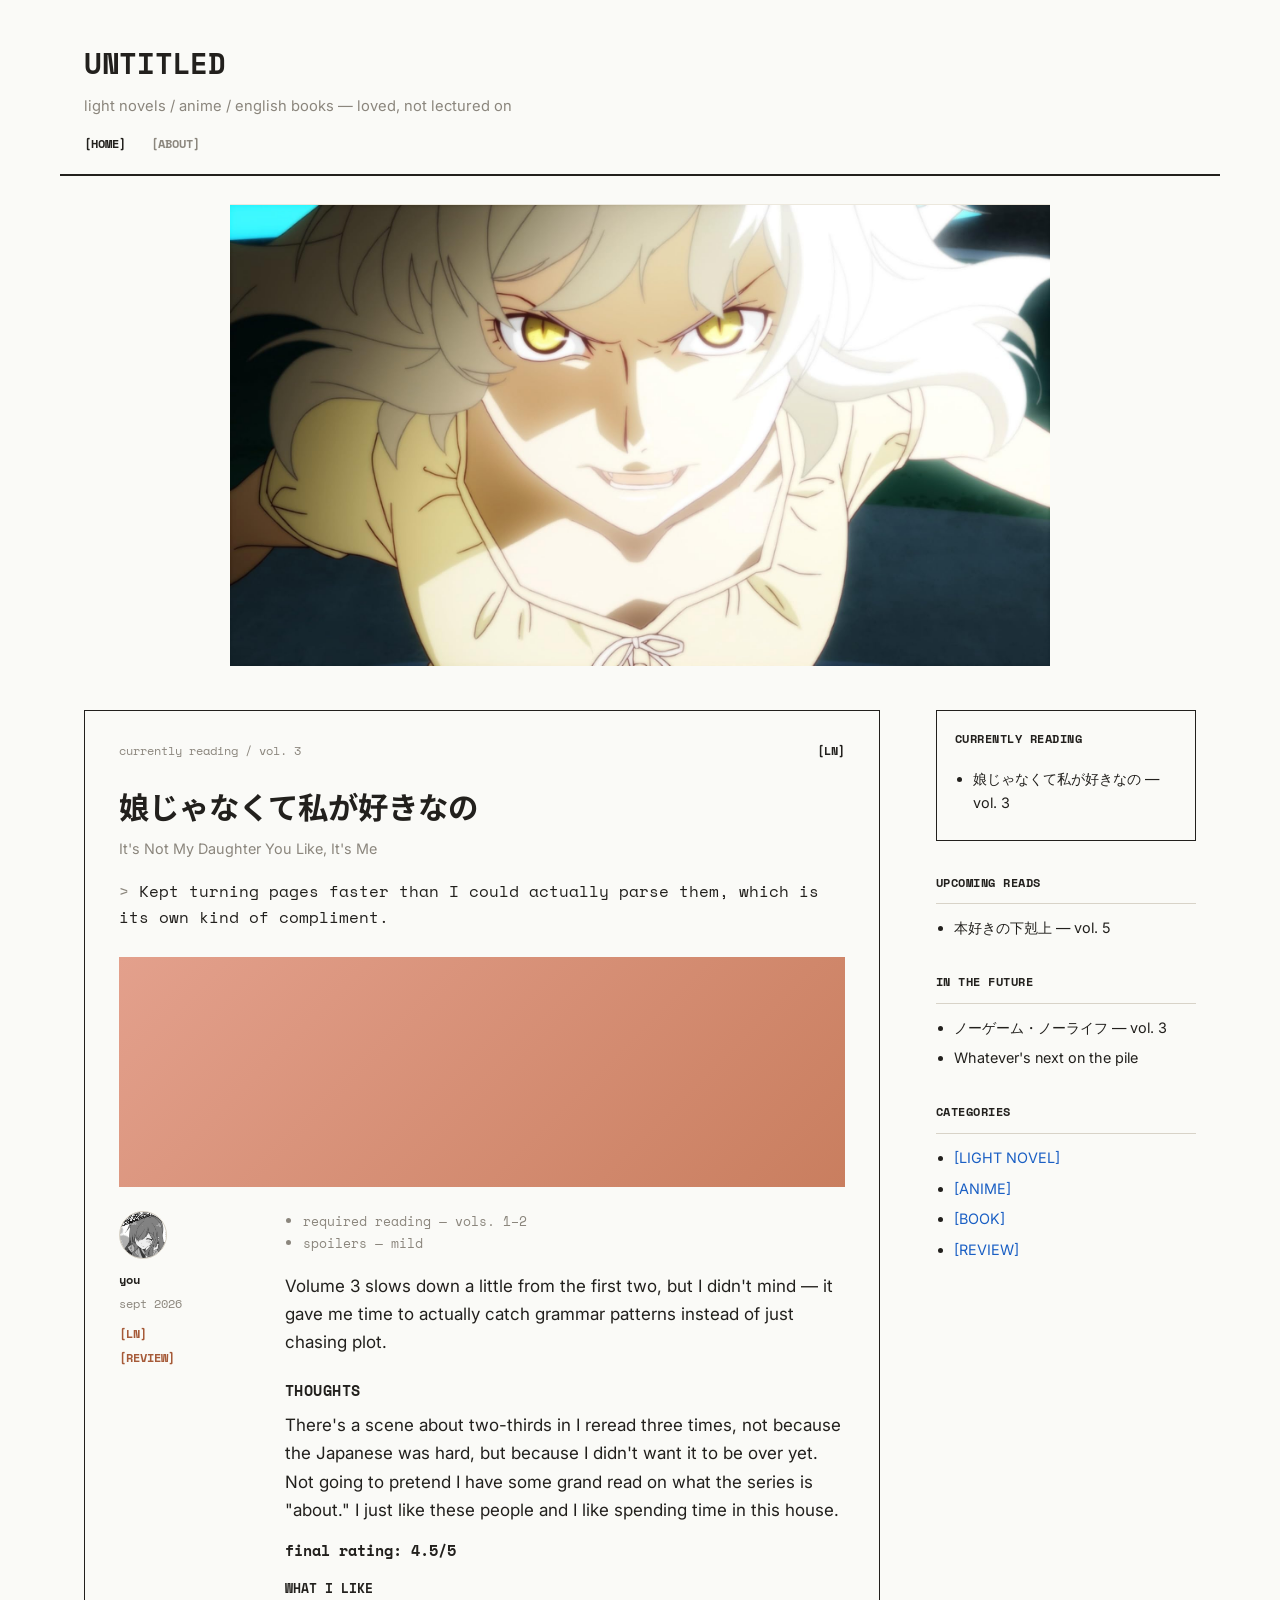
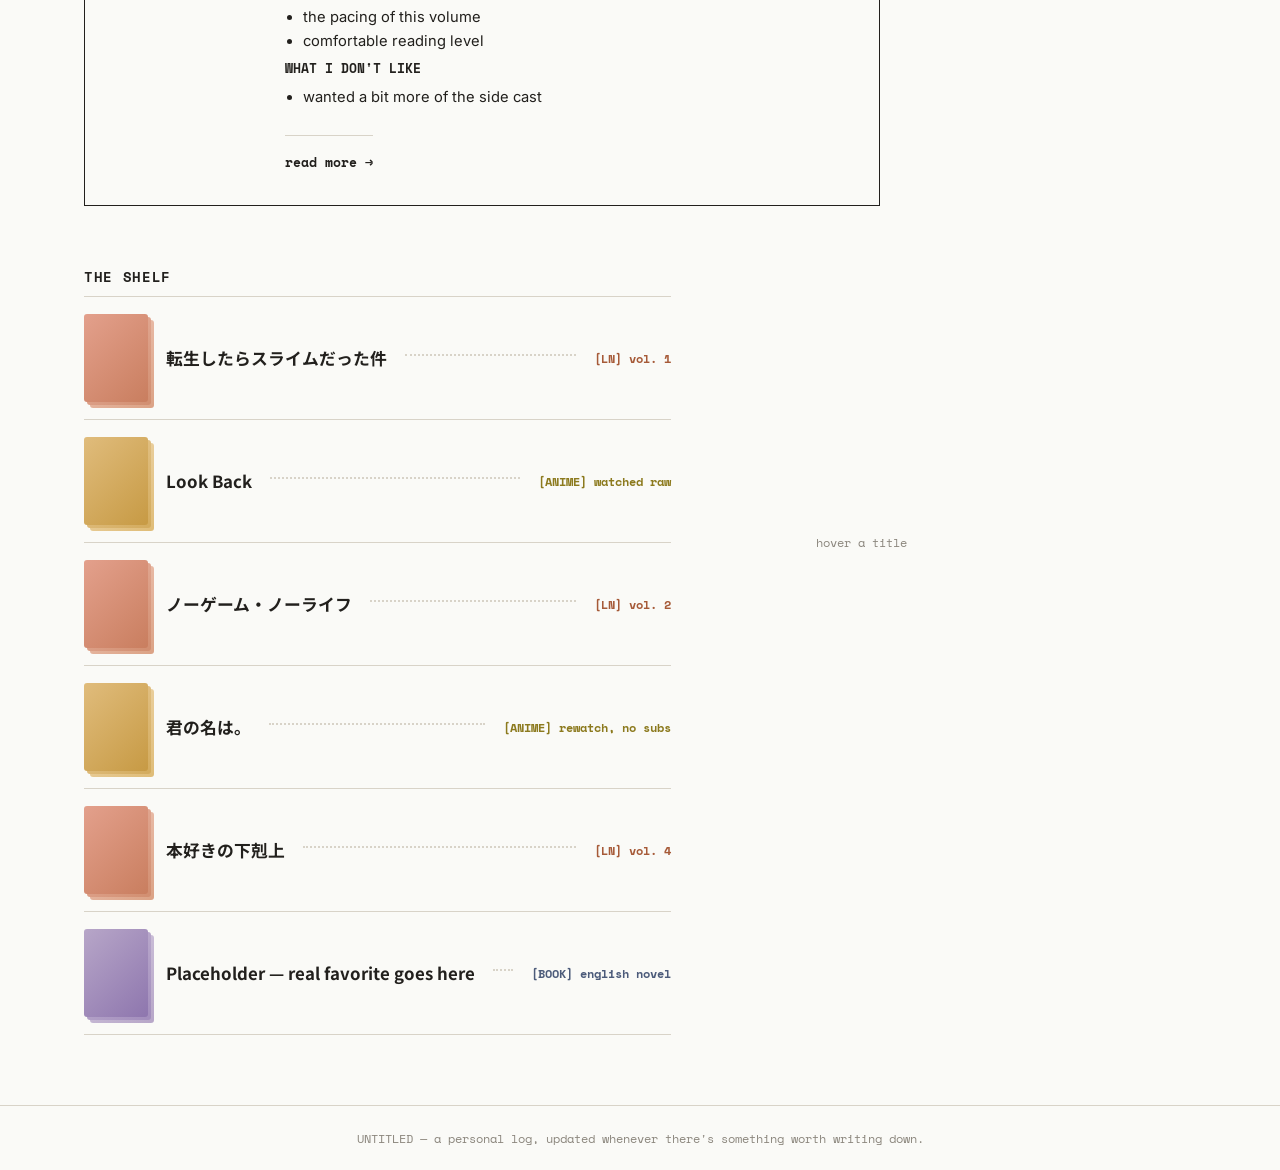
<file: index.html>
<!DOCTYPE html>
<html lang="en">
<head>
<meta charset="UTF-8">
<meta name="viewport" content="width=device-width, initial-scale=1.0">
<title>Untitled</title>
<link rel="preconnect" href="https://fonts.googleapis.com">
<link href="https://fonts.googleapis.com/css2?family=Space+Mono:wght@400;700&family=Noto+Sans+JP:wght@400;500;700&family=Inter:wght@400;500;600&display=swap" rel="stylesheet">
<link rel="stylesheet" href="style.css">
</head>
<body>

  <header class="site-header">
    <h1><a href="index.html">UNTITLED</a></h1>
    <p class="tagline">light novels / anime / english books — loved, not lectured on</p>
    <nav>
      <a href="index.html" class="active">[HOME]</a>
      <a href="#">[ABOUT]</a>
    </nav>
  </header>

  <div class="banner" style="background-image:url('banner.jpg');"></div>

  <div class="layout">
    <div class="main-col">

      <article class="featured">
        <div class="topline">
          <span>currently reading / vol. 3</span>
          <span class="tag">[LN]</span>
        </div>
        <h2>娘じゃなくて私が好きなの</h2>
        <p class="jp-sub">It's Not My Daughter You Like, It's Me</p>
        <p class="quote">Kept turning pages faster than I could actually parse them, which is its own kind of compliment.</p>
        <div class="cover" data-type="ln"></div>
        <div class="post-body">
          <div class="byline" data-type="ln">
            <div class="avatar" style="background-image:url('avatar.jpg');"></div>
            <p class="author">you</p>
            <p class="date">sept 2026</p>
            <span class="tag">[LN]</span>
            <span class="tag">[REVIEW]</span>
          </div>
          <div class="body-text">
            <ul class="review-notes"><li>required reading — vols. 1–2</li><li>spoilers — mild</li></ul>
            <p>Volume 3 slows down a little from the first two, but I didn't mind — it gave me time to actually catch grammar patterns instead of just chasing plot.</p>
            <h4>Thoughts</h4>
            <p>There's a scene about two-thirds in I reread three times, not because the Japanese was hard, but because I didn't want it to be over yet. Not going to pretend I have some grand read on what the series is "about." I just like these people and I like spending time in this house.</p>
            <p class="rating">final rating: 4.5/5</p>
            <div class="like-lists">
              <p>what I like</p>
              <ul><li>the pacing of this volume</li><li>comfortable reading level</li></ul>
              <p>what I don't like</p>
              <ul><li>wanted a bit more of the side cast</li></ul>
            </div>
            <a class="read-more" href="articles/musume-vol3.html">read more</a>
          </div>
        </div>
      </article>

      <p class="shelf-label">the shelf</p>
      <div class="shelf-wrap">
        <div class="shelf-index" id="shelf-index">
      <details class="shelf-row-wrap">
        <summary class="shelf-row" data-type="ln" data-cover="">
          <div class="thumb-stack" data-type="ln">
            <div class="tcard t3"></div>
            <div class="tcard t2"></div>
            <div class="tcard t1"></div>
          </div>
          <span class="title">転生したらスライムだった件</span>
          <span class="dots"></span>
          <span class="tag">[LN] vol. 1</span>
        </summary>
        <div class="shelf-detail">
          <p class="rating">final rating: 4/5</p>
          <p>Picked this up as a palate cleanser between denser stuff and ended up preferring the pacing.</p>
          <a class="read-more" href="articles/slime-vol1.html">read more</a>
        </div>
      </details>
      <details class="shelf-row-wrap">
        <summary class="shelf-row" data-type="anime" data-cover="">
          <div class="thumb-stack" data-type="anime">
            <div class="tcard t3"></div>
            <div class="tcard t2"></div>
            <div class="tcard t1"></div>
          </div>
          <span class="title">Look Back</span>
          <span class="dots"></span>
          <span class="tag">[ANIME] watched raw</span>
        </summary>
        <div class="shelf-detail">
          <p class="rating">final rating: 5/5</p>
          <p>First thing I watched where I stopped noticing I wasn't reading subtitles about halfway through — a small milestone I wasn't expecting this soon.</p>
          <a class="read-more" href="articles/lookback.html">read more</a>
        </div>
      </details>
      <details class="shelf-row-wrap">
        <summary class="shelf-row" data-type="ln" data-cover="">
          <div class="thumb-stack" data-type="ln">
            <div class="tcard t3"></div>
            <div class="tcard t2"></div>
            <div class="tcard t1"></div>
          </div>
          <span class="title">ノーゲーム・ノーライフ</span>
          <span class="dots"></span>
          <span class="tag">[LN] vol. 2</span>
        </summary>
        <div class="shelf-detail">
          <p class="rating">final rating: 4/5</p>
          <p>Had to slow way down for this one — a lot of the humor is built on puns that only land once you actually parse the sentence structure.</p>
          <a class="read-more" href="articles/nogame-vol2.html">read more</a>
        </div>
      </details>
      <details class="shelf-row-wrap">
        <summary class="shelf-row" data-type="anime" data-cover="">
          <div class="thumb-stack" data-type="anime">
            <div class="tcard t3"></div>
            <div class="tcard t2"></div>
            <div class="tcard t1"></div>
          </div>
          <span class="title">君の名は。</span>
          <span class="dots"></span>
          <span class="tag">[ANIME] rewatch, no subs</span>
        </summary>
        <div class="shelf-detail">
          <p class="rating">final rating: 5/5</p>
          <p>Rewatching something I already know well raw is a nice trick — no anxiety about missing plot, just soaking in how lines actually sound.</p>
          <a class="read-more" href="articles/kiminonawa.html">read more</a>
        </div>
      </details>
      <details class="shelf-row-wrap">
        <summary class="shelf-row" data-type="ln" data-cover="">
          <div class="thumb-stack" data-type="ln">
            <div class="tcard t3"></div>
            <div class="tcard t2"></div>
            <div class="tcard t1"></div>
          </div>
          <span class="title">本好きの下剋上</span>
          <span class="dots"></span>
          <span class="tag">[LN] vol. 4</span>
        </summary>
        <div class="shelf-detail">
          <p class="rating">final rating: 4/5</p>
          <p>The world-building leans heavier than most of what I read, but the core premise — someone willing to do anything for books — kept me engaged through denser passages.</p>
          <a class="read-more" href="articles/honzuki-vol4.html">read more</a>
        </div>
      </details>
      <details class="shelf-row-wrap">
        <summary class="shelf-row" data-type="book" data-cover="">
          <div class="thumb-stack" data-type="book">
            <div class="tcard t3"></div>
            <div class="tcard t2"></div>
            <div class="tcard t1"></div>
          </div>
          <span class="title">Placeholder — real favorite goes here</span>
          <span class="dots"></span>
          <span class="tag">[BOOK] english novel</span>
        </summary>
        <div class="shelf-detail">
          <p class="rating">final rating: —/5</p>
          <p>Left this one blank on purpose — didn't want to put words in your mouth for a book you actually care about.</p>
          <a class="read-more" href="articles/placeholder-book.html">read more</a>
        </div>
      </details>
        </div>
        <div class="shelf-preview">
          <div class="preview-stack" id="preview-stack">
            <div class="pcard p3"></div>
            <div class="pcard p2"></div>
            <div class="pcard p1"></div>
          </div>
          <p class="preview-title" id="preview-title"></p>
          <p class="preview-meta" id="preview-meta"></p>
          <p class="hint" id="preview-hint">hover a title</p>
        </div>
      </div>

    </div>

    <aside class="sidebar">
      <div class="widget highlight">
        <h3>Currently Reading</h3>
        <ul><li>娘じゃなくて私が好きなの — vol. 3</li></ul>
      </div>
      <div class="widget">
        <h3>Upcoming Reads</h3>
        <ul><li>本好きの下剋上 — vol. 5</li></ul>
      </div>
      <div class="widget">
        <h3>In the Future</h3>
        <ul><li>ノーゲーム・ノーライフ — vol. 3</li><li>Whatever's next on the pile</li></ul>
      </div>
      <div class="widget">
        <h3>Categories</h3>
        <ul>
          <li><a href="#">[LIGHT NOVEL]</a></li>
          <li><a href="#">[ANIME]</a></li>
          <li><a href="#">[BOOK]</a></li>
          <li><a href="#">[REVIEW]</a></li>
        </ul>
      </div>
    </aside>
  </div>

  <footer class="site-footer">UNTITLED — a personal log, updated whenever there's something worth writing down.</footer>

<script src="script.js"></script>
</body>
</html>
</file>
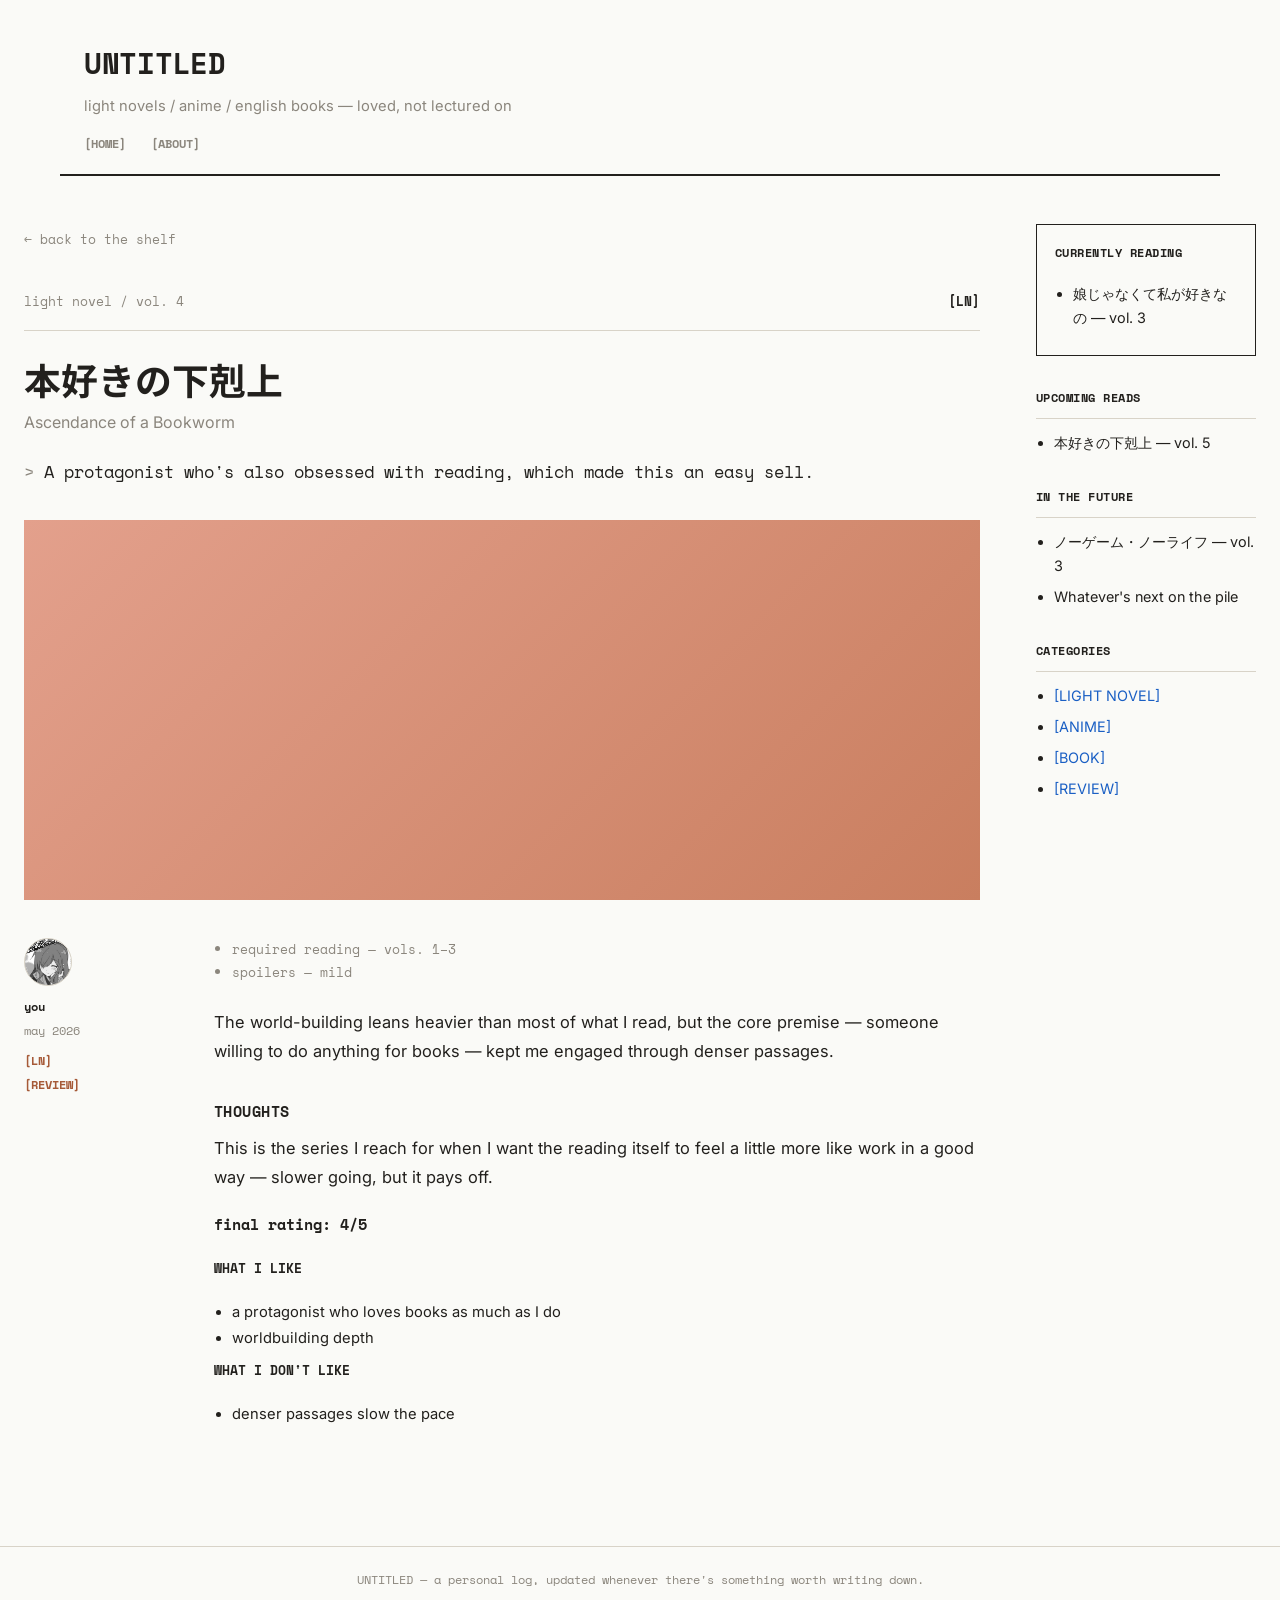
<file: articles/honzuki-vol4.html>
<!DOCTYPE html>
<html lang="en">
<head>
<meta charset="UTF-8">
<meta name="viewport" content="width=device-width, initial-scale=1.0">
<title>本好きの下剋上 — Untitled</title>
<link rel="preconnect" href="https://fonts.googleapis.com">
<link href="https://fonts.googleapis.com/css2?family=Space+Mono:wght@400;700&family=Noto+Sans+JP:wght@400;500;700&family=Inter:wght@400;500;600&display=swap" rel="stylesheet">
<link rel="stylesheet" href="../style.css">
</head>
<body>

  <header class="site-header">
    <h1><a href="../index.html">UNTITLED</a></h1>
    <p class="tagline">light novels / anime / english books — loved, not lectured on</p>
    <nav>
      <a href="../index.html">[HOME]</a>
      <a href="#">[ABOUT]</a>
    </nav>
  </header>

  <div class="layout article-layout">
    <div class="main-col">
      <a class="back-link" href="../index.html">← back to the shelf</a>

      <article class="post">
        <div class="topline">
          <span>light novel / vol. 4</span>
          <span class="tag">[LN]</span>
        </div>
        <h2>本好きの下剋上</h2>
        <p class="jp-sub">Ascendance of a Bookworm</p>
        <p class="quote">A protagonist who's also obsessed with reading, which made this an easy sell.</p>
        <div class="cover" data-type="ln"></div>
        <div class="post-body">
          <div class="byline" data-type="ln">
            <div class="avatar" style="background-image:url('../avatar.jpg');"></div>
            <p class="author">you</p>
            <p class="date">may 2026</p>
            <span class="tag">[LN]</span>
            <span class="tag">[REVIEW]</span>
          </div>
          <div class="body-text">
            <ul class="review-notes"><li>required reading — vols. 1–3</li><li>spoilers — mild</li></ul>
            <p>The world-building leans heavier than most of what I read, but the core premise — someone willing to do anything for books — kept me engaged through denser passages.</p>
            <h4>Thoughts</h4>
            <p>This is the series I reach for when I want the reading itself to feel a little more like work in a good way — slower going, but it pays off.</p>
            <p class="rating">final rating: 4/5</p>
            <div class="like-lists">
              <p>what I like</p>
              <ul><li>a protagonist who loves books as much as I do</li><li>worldbuilding depth</li></ul>
              <p>what I don't like</p>
              <ul><li>denser passages slow the pace</li></ul>
            </div>
          </div>
        </div>
      </article>
    </div>

    <aside class="sidebar">
      <div class="widget highlight">
        <h3>Currently Reading</h3>
        <ul><li>娘じゃなくて私が好きなの — vol. 3</li></ul>
      </div>
      <div class="widget">
        <h3>Upcoming Reads</h3>
        <ul><li>本好きの下剋上 — vol. 5</li></ul>
      </div>
      <div class="widget">
        <h3>In the Future</h3>
        <ul><li>ノーゲーム・ノーライフ — vol. 3</li><li>Whatever's next on the pile</li></ul>
      </div>
      <div class="widget">
        <h3>Categories</h3>
        <ul>
          <li><a href="../index.html">[LIGHT NOVEL]</a></li>
          <li><a href="../index.html">[ANIME]</a></li>
          <li><a href="../index.html">[BOOK]</a></li>
          <li><a href="../index.html">[REVIEW]</a></li>
        </ul>
      </div>
    </aside>
  </div>

  <footer class="site-footer">UNTITLED — a personal log, updated whenever there's something worth writing down.</footer>

</body>
</html>
</file>
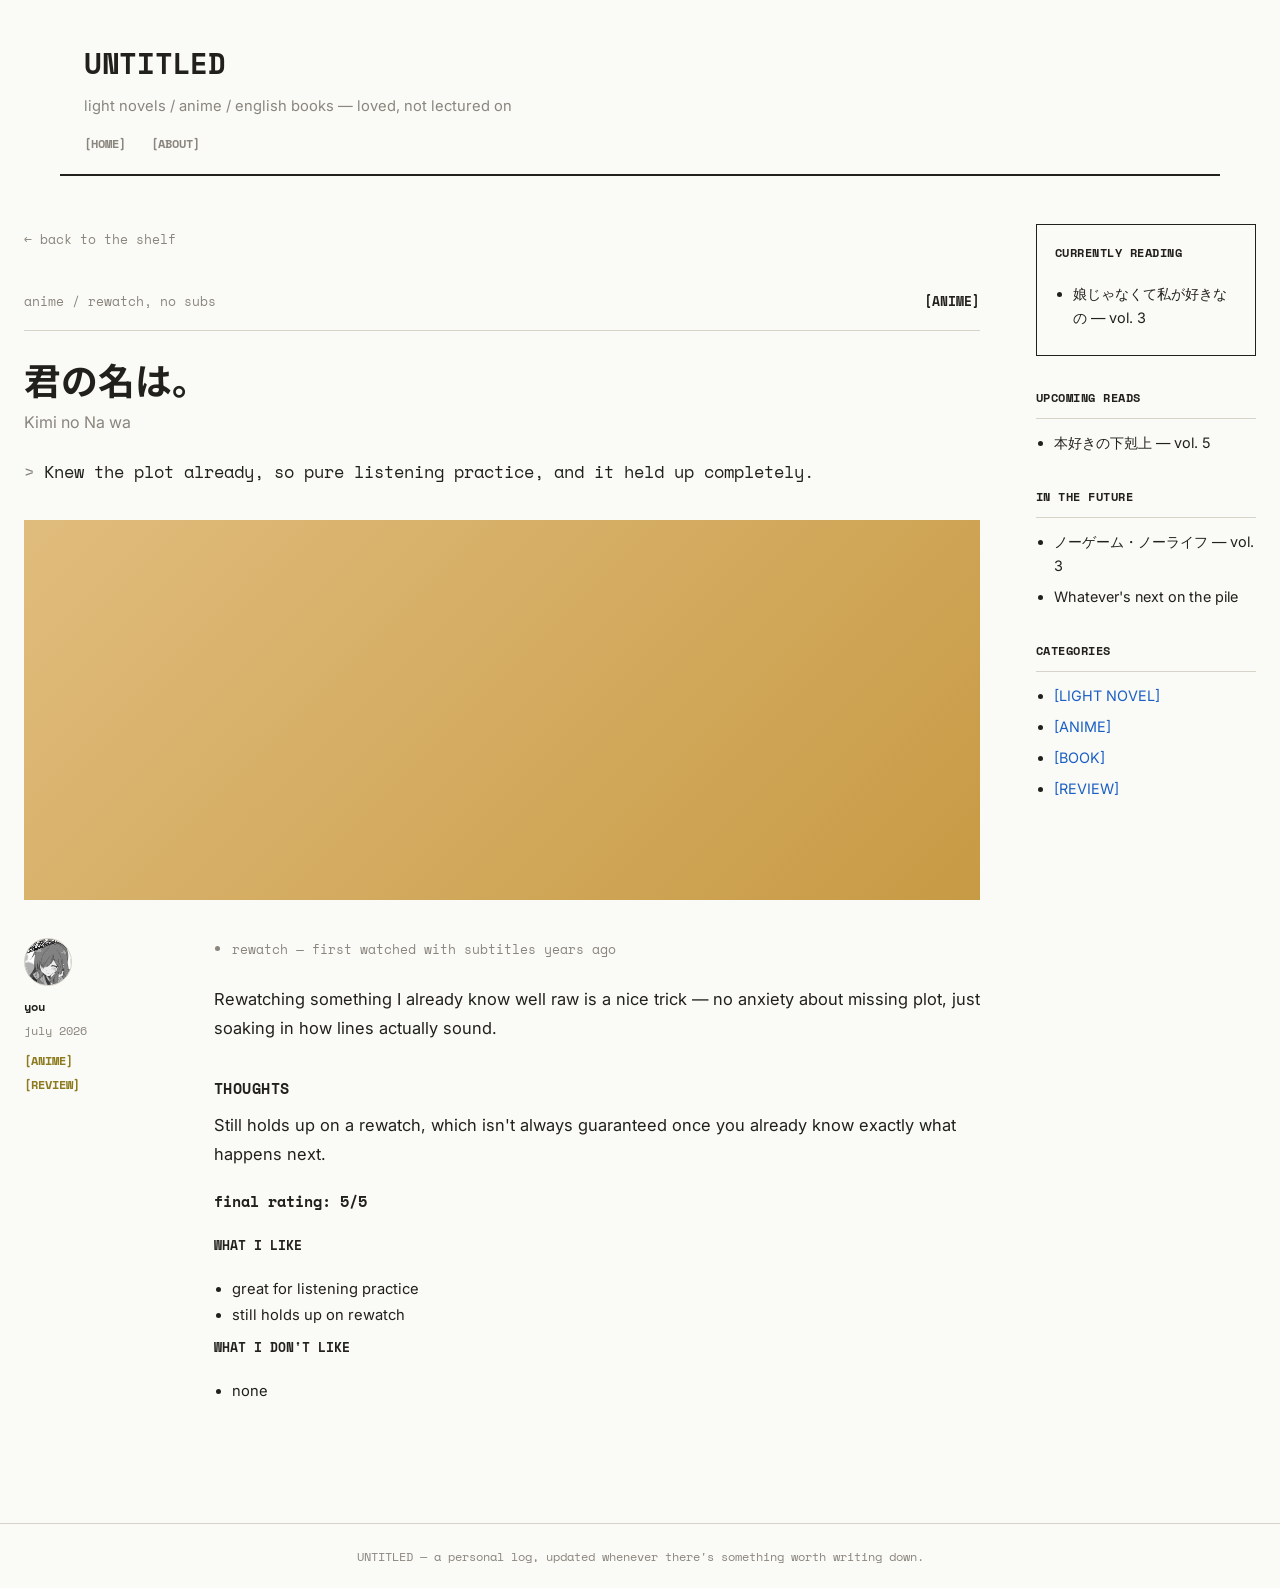
<file: articles/kiminonawa.html>
<!DOCTYPE html>
<html lang="en">
<head>
<meta charset="UTF-8">
<meta name="viewport" content="width=device-width, initial-scale=1.0">
<title>君の名は。 — Untitled</title>
<link rel="preconnect" href="https://fonts.googleapis.com">
<link href="https://fonts.googleapis.com/css2?family=Space+Mono:wght@400;700&family=Noto+Sans+JP:wght@400;500;700&family=Inter:wght@400;500;600&display=swap" rel="stylesheet">
<link rel="stylesheet" href="../style.css">
</head>
<body>

  <header class="site-header">
    <h1><a href="../index.html">UNTITLED</a></h1>
    <p class="tagline">light novels / anime / english books — loved, not lectured on</p>
    <nav>
      <a href="../index.html">[HOME]</a>
      <a href="#">[ABOUT]</a>
    </nav>
  </header>

  <div class="layout article-layout">
    <div class="main-col">
      <a class="back-link" href="../index.html">← back to the shelf</a>

      <article class="post">
        <div class="topline">
          <span>anime / rewatch, no subs</span>
          <span class="tag">[ANIME]</span>
        </div>
        <h2>君の名は。</h2>
        <p class="jp-sub">Kimi no Na wa</p>
        <p class="quote">Knew the plot already, so pure listening practice, and it held up completely.</p>
        <div class="cover" data-type="anime"></div>
        <div class="post-body">
          <div class="byline" data-type="anime">
            <div class="avatar" style="background-image:url('../avatar.jpg');"></div>
            <p class="author">you</p>
            <p class="date">july 2026</p>
            <span class="tag">[ANIME]</span>
            <span class="tag">[REVIEW]</span>
          </div>
          <div class="body-text">
            <ul class="review-notes"><li>rewatch — first watched with subtitles years ago</li></ul>
            <p>Rewatching something I already know well raw is a nice trick — no anxiety about missing plot, just soaking in how lines actually sound.</p>
            <h4>Thoughts</h4>
            <p>Still holds up on a rewatch, which isn't always guaranteed once you already know exactly what happens next.</p>
            <p class="rating">final rating: 5/5</p>
            <div class="like-lists">
              <p>what I like</p>
              <ul><li>great for listening practice</li><li>still holds up on rewatch</li></ul>
              <p>what I don't like</p>
              <ul><li>none</li></ul>
            </div>
          </div>
        </div>
      </article>
    </div>

    <aside class="sidebar">
      <div class="widget highlight">
        <h3>Currently Reading</h3>
        <ul><li>娘じゃなくて私が好きなの — vol. 3</li></ul>
      </div>
      <div class="widget">
        <h3>Upcoming Reads</h3>
        <ul><li>本好きの下剋上 — vol. 5</li></ul>
      </div>
      <div class="widget">
        <h3>In the Future</h3>
        <ul><li>ノーゲーム・ノーライフ — vol. 3</li><li>Whatever's next on the pile</li></ul>
      </div>
      <div class="widget">
        <h3>Categories</h3>
        <ul>
          <li><a href="../index.html">[LIGHT NOVEL]</a></li>
          <li><a href="../index.html">[ANIME]</a></li>
          <li><a href="../index.html">[BOOK]</a></li>
          <li><a href="../index.html">[REVIEW]</a></li>
        </ul>
      </div>
    </aside>
  </div>

  <footer class="site-footer">UNTITLED — a personal log, updated whenever there's something worth writing down.</footer>

</body>
</html>
</file>
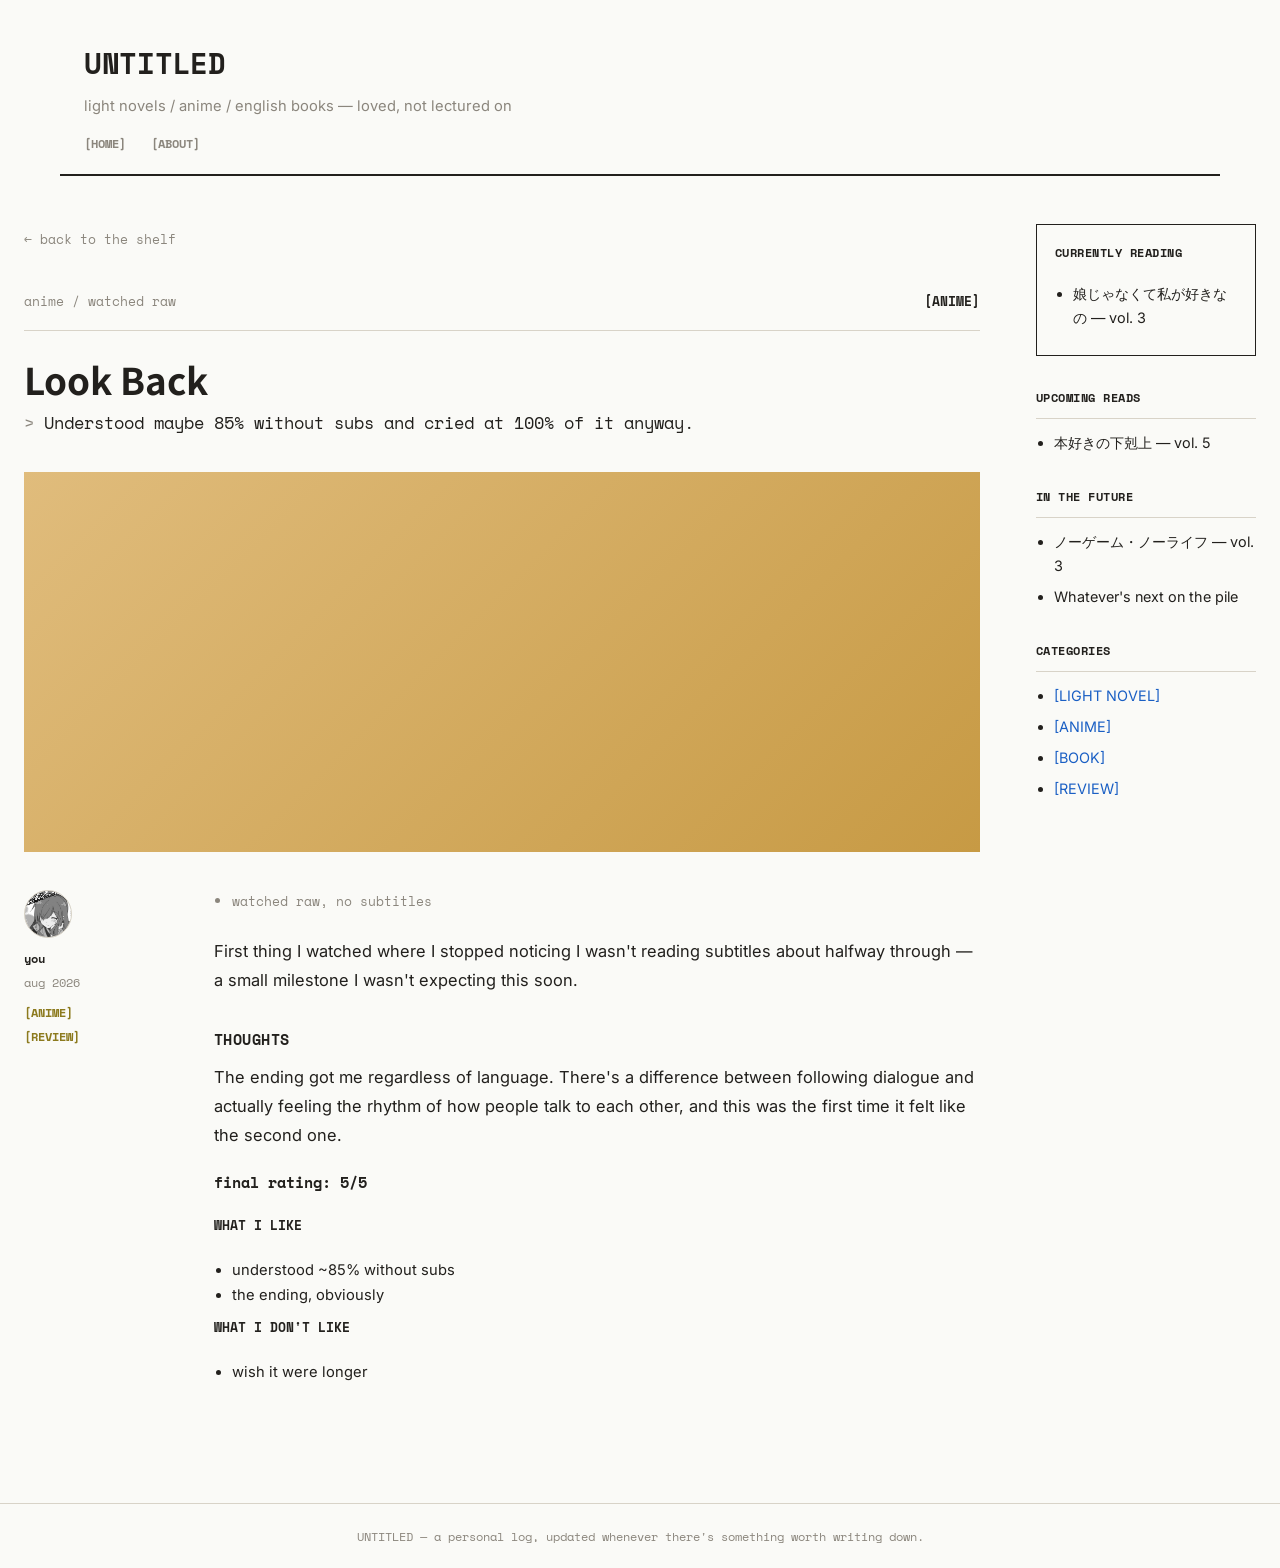
<file: articles/lookback.html>
<!DOCTYPE html>
<html lang="en">
<head>
<meta charset="UTF-8">
<meta name="viewport" content="width=device-width, initial-scale=1.0">
<title>Look Back — Untitled</title>
<link rel="preconnect" href="https://fonts.googleapis.com">
<link href="https://fonts.googleapis.com/css2?family=Space+Mono:wght@400;700&family=Noto+Sans+JP:wght@400;500;700&family=Inter:wght@400;500;600&display=swap" rel="stylesheet">
<link rel="stylesheet" href="../style.css">
</head>
<body>

  <header class="site-header">
    <h1><a href="../index.html">UNTITLED</a></h1>
    <p class="tagline">light novels / anime / english books — loved, not lectured on</p>
    <nav>
      <a href="../index.html">[HOME]</a>
      <a href="#">[ABOUT]</a>
    </nav>
  </header>

  <div class="layout article-layout">
    <div class="main-col">
      <a class="back-link" href="../index.html">← back to the shelf</a>

      <article class="post">
        <div class="topline">
          <span>anime / watched raw</span>
          <span class="tag">[ANIME]</span>
        </div>
        <h2>Look Back</h2>
        
        <p class="quote">Understood maybe 85% without subs and cried at 100% of it anyway.</p>
        <div class="cover" data-type="anime"></div>
        <div class="post-body">
          <div class="byline" data-type="anime">
            <div class="avatar" style="background-image:url('../avatar.jpg');"></div>
            <p class="author">you</p>
            <p class="date">aug 2026</p>
            <span class="tag">[ANIME]</span>
            <span class="tag">[REVIEW]</span>
          </div>
          <div class="body-text">
            <ul class="review-notes"><li>watched raw, no subtitles</li></ul>
            <p>First thing I watched where I stopped noticing I wasn't reading subtitles about halfway through — a small milestone I wasn't expecting this soon.</p>
            <h4>Thoughts</h4>
            <p>The ending got me regardless of language. There's a difference between following dialogue and actually feeling the rhythm of how people talk to each other, and this was the first time it felt like the second one.</p>
            <p class="rating">final rating: 5/5</p>
            <div class="like-lists">
              <p>what I like</p>
              <ul><li>understood ~85% without subs</li><li>the ending, obviously</li></ul>
              <p>what I don't like</p>
              <ul><li>wish it were longer</li></ul>
            </div>
          </div>
        </div>
      </article>
    </div>

    <aside class="sidebar">
      <div class="widget highlight">
        <h3>Currently Reading</h3>
        <ul><li>娘じゃなくて私が好きなの — vol. 3</li></ul>
      </div>
      <div class="widget">
        <h3>Upcoming Reads</h3>
        <ul><li>本好きの下剋上 — vol. 5</li></ul>
      </div>
      <div class="widget">
        <h3>In the Future</h3>
        <ul><li>ノーゲーム・ノーライフ — vol. 3</li><li>Whatever's next on the pile</li></ul>
      </div>
      <div class="widget">
        <h3>Categories</h3>
        <ul>
          <li><a href="../index.html">[LIGHT NOVEL]</a></li>
          <li><a href="../index.html">[ANIME]</a></li>
          <li><a href="../index.html">[BOOK]</a></li>
          <li><a href="../index.html">[REVIEW]</a></li>
        </ul>
      </div>
    </aside>
  </div>

  <footer class="site-footer">UNTITLED — a personal log, updated whenever there's something worth writing down.</footer>

</body>
</html>
</file>
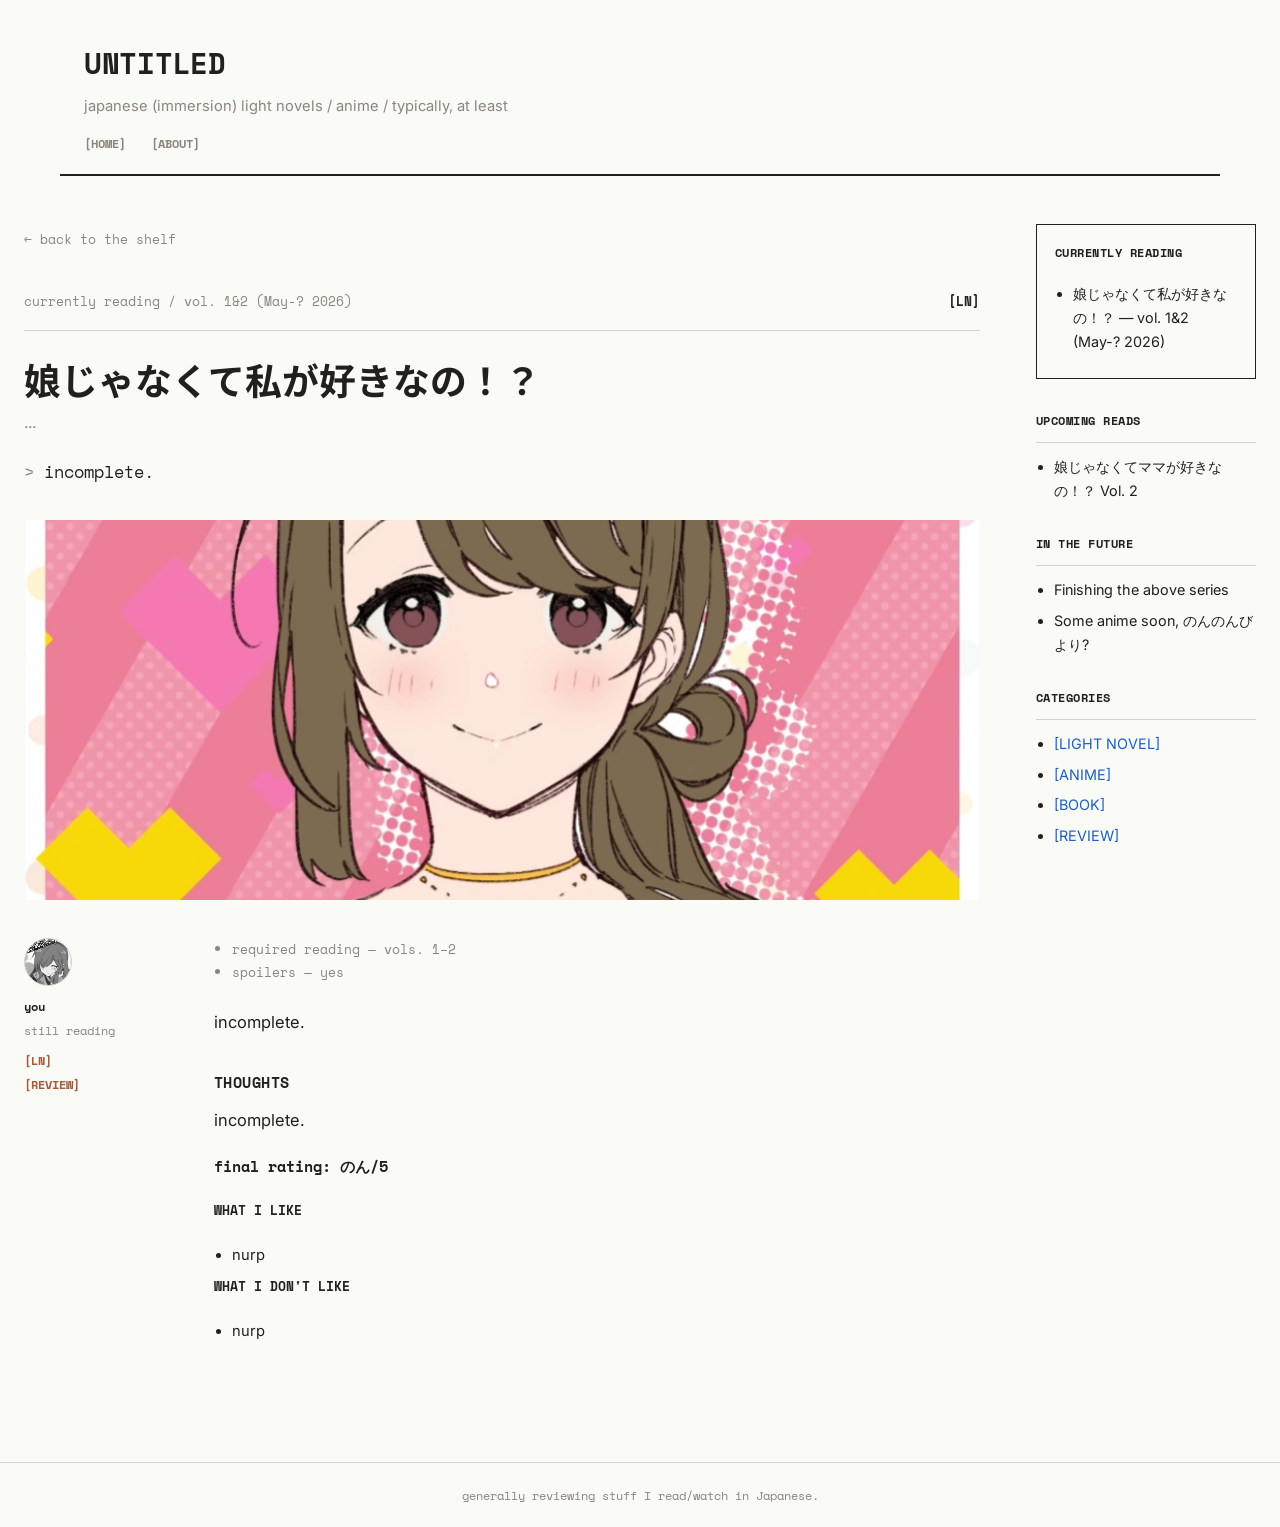
<file: articles/musume-vol1&2.html>
<!DOCTYPE html>
<html lang="en">
<head>
<meta charset="UTF-8">
<meta name="viewport" content="width=device-width, initial-scale=1.0">
<title>娘じゃなくて私が好きなの！？ — Untitled</title>
<link rel="preconnect" href="https://fonts.googleapis.com">
<link href="https://fonts.googleapis.com/css2?family=Space+Mono:wght@400;700&family=Noto+Sans+JP:wght@400;500;700&family=Inter:wght@400;500;600&display=swap" rel="stylesheet">
<link rel="stylesheet" href="../style.css">
</head>
<body>

  <header class="site-header">
    <h1><a href="../index.html">UNTITLED</a></h1>
    <p class="tagline">japanese (immersion) light novels / anime / typically, at least</p>
    <nav>
      <a href="../index.html">[HOME]</a>
      <a href="#">[ABOUT]</a>
    </nav>
  </header>

  <div class="layout article-layout">
    <div class="main-col">
      <a class="back-link" href="../index.html">← back to the shelf</a>

      <article class="post">
        <div class="topline">
          <span>currently reading / vol. 1&2 (May-? 2026)</span>
          <span class="tag">[LN]</span>
        </div>
        <h2>娘じゃなくて私が好きなの！？</h2>
        <p class="jp-sub">...</p>
        <p class="quote">incomplete.</p>
        <div class="cover" data-type="ln" style="background-image:url('../images/musumeart1.webp'); background-size:cover; background-position:center;"></div>
        <div class="post-body">
          <div class="byline" data-type="ln">
            <div class="avatar" style="background-image:url('../avatar.jpg');"></div>
            <p class="author">you</p>
            <p class="date">still reading</p>
            <span class="tag">[LN]</span>
            <span class="tag">[REVIEW]</span>
          </div>
          <div class="body-text">
            <ul class="review-notes"><li>required reading — vols. 1–2</li><li>spoilers — yes</li></ul>
            <p>incomplete.</p>
            <h4>Thoughts</h4>
            <p>incomplete.</p>
            <p class="rating">final rating: のん/5</p>
            <div class="like-lists">
              <p>what I like</p>
              <ul><li>nurp</li></ul>
              <p>what I don't like</p>
              <ul><li>nurp</li></ul>
            </div>
          </div>
        </div>
      </article>
    </div>

    <aside class="sidebar">
      <div class="widget highlight">
        <h3>Currently Reading</h3>
        <ul><li>娘じゃなくて私が好きなの！？ — vol. 1&2 (May-? 2026)</li></ul>
      </div>
      <div class="widget">
        <h3>Upcoming Reads</h3>
        <ul><li>娘じゃなくてママが好きなの！？ Vol. 2</li></ul>
      </div>
      <div class="widget">
        <h3>In the Future</h3>
        <ul><li>Finishing the above series</li><li>Some anime soon, のんのんびより?</li></ul>
      </div>
      <div class="widget">
        <h3>Categories</h3>
        <ul>
          <li><a href="../index.html">[LIGHT NOVEL]</a></li>
          <li><a href="../index.html">[ANIME]</a></li>
          <li><a href="../index.html">[BOOK]</a></li>
          <li><a href="../index.html">[REVIEW]</a></li>
        </ul>
      </div>
    </aside>
  </div>

  <footer class="site-footer">generally reviewing stuff I read/watch in Japanese.</footer>

</body>
</html>
</file>
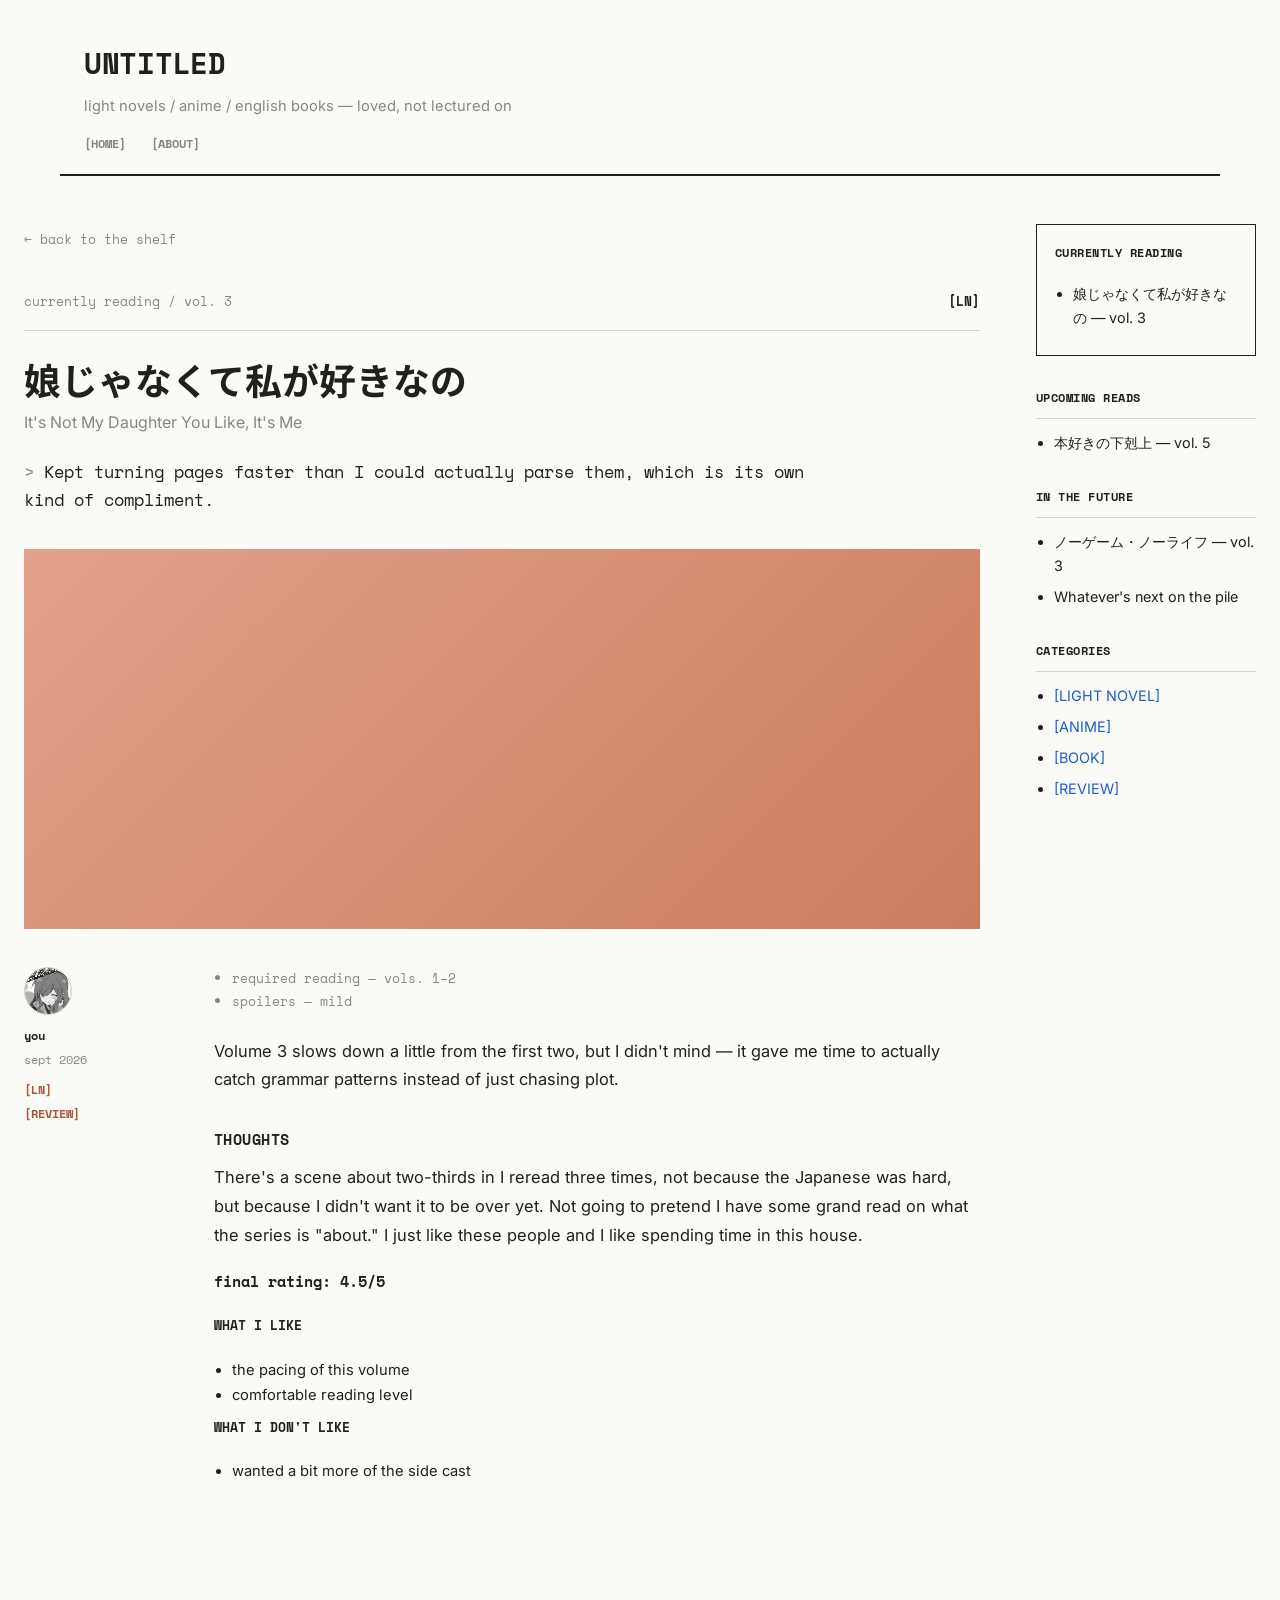
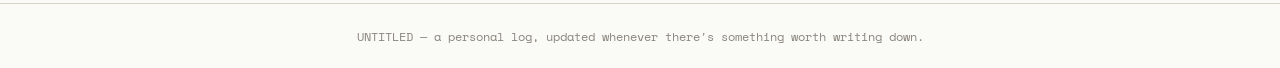
<file: articles/musume-vol3.html>
<!DOCTYPE html>
<html lang="en">
<head>
<meta charset="UTF-8">
<meta name="viewport" content="width=device-width, initial-scale=1.0">
<title>娘じゃなくて私が好きなの — Untitled</title>
<link rel="preconnect" href="https://fonts.googleapis.com">
<link href="https://fonts.googleapis.com/css2?family=Space+Mono:wght@400;700&family=Noto+Sans+JP:wght@400;500;700&family=Inter:wght@400;500;600&display=swap" rel="stylesheet">
<link rel="stylesheet" href="../style.css">
</head>
<body>

  <header class="site-header">
    <h1><a href="../index.html">UNTITLED</a></h1>
    <p class="tagline">light novels / anime / english books — loved, not lectured on</p>
    <nav>
      <a href="../index.html">[HOME]</a>
      <a href="#">[ABOUT]</a>
    </nav>
  </header>

  <div class="layout article-layout">
    <div class="main-col">
      <a class="back-link" href="../index.html">← back to the shelf</a>

      <article class="post">
        <div class="topline">
          <span>currently reading / vol. 3</span>
          <span class="tag">[LN]</span>
        </div>
        <h2>娘じゃなくて私が好きなの</h2>
        <p class="jp-sub">It's Not My Daughter You Like, It's Me</p>
        <p class="quote">Kept turning pages faster than I could actually parse them, which is its own kind of compliment.</p>
        <div class="cover" data-type="ln"></div>
        <div class="post-body">
          <div class="byline" data-type="ln">
            <div class="avatar" style="background-image:url('../avatar.jpg');"></div>
            <p class="author">you</p>
            <p class="date">sept 2026</p>
            <span class="tag">[LN]</span>
            <span class="tag">[REVIEW]</span>
          </div>
          <div class="body-text">
            <ul class="review-notes"><li>required reading — vols. 1–2</li><li>spoilers — mild</li></ul>
            <p>Volume 3 slows down a little from the first two, but I didn't mind — it gave me time to actually catch grammar patterns instead of just chasing plot.</p>
            <h4>Thoughts</h4>
            <p>There's a scene about two-thirds in I reread three times, not because the Japanese was hard, but because I didn't want it to be over yet. Not going to pretend I have some grand read on what the series is "about." I just like these people and I like spending time in this house.</p>
            <p class="rating">final rating: 4.5/5</p>
            <div class="like-lists">
              <p>what I like</p>
              <ul><li>the pacing of this volume</li><li>comfortable reading level</li></ul>
              <p>what I don't like</p>
              <ul><li>wanted a bit more of the side cast</li></ul>
            </div>
          </div>
        </div>
      </article>
    </div>

    <aside class="sidebar">
      <div class="widget highlight">
        <h3>Currently Reading</h3>
        <ul><li>娘じゃなくて私が好きなの — vol. 3</li></ul>
      </div>
      <div class="widget">
        <h3>Upcoming Reads</h3>
        <ul><li>本好きの下剋上 — vol. 5</li></ul>
      </div>
      <div class="widget">
        <h3>In the Future</h3>
        <ul><li>ノーゲーム・ノーライフ — vol. 3</li><li>Whatever's next on the pile</li></ul>
      </div>
      <div class="widget">
        <h3>Categories</h3>
        <ul>
          <li><a href="../index.html">[LIGHT NOVEL]</a></li>
          <li><a href="../index.html">[ANIME]</a></li>
          <li><a href="../index.html">[BOOK]</a></li>
          <li><a href="../index.html">[REVIEW]</a></li>
        </ul>
      </div>
    </aside>
  </div>

  <footer class="site-footer">UNTITLED — a personal log, updated whenever there's something worth writing down.</footer>

</body>
</html>
</file>
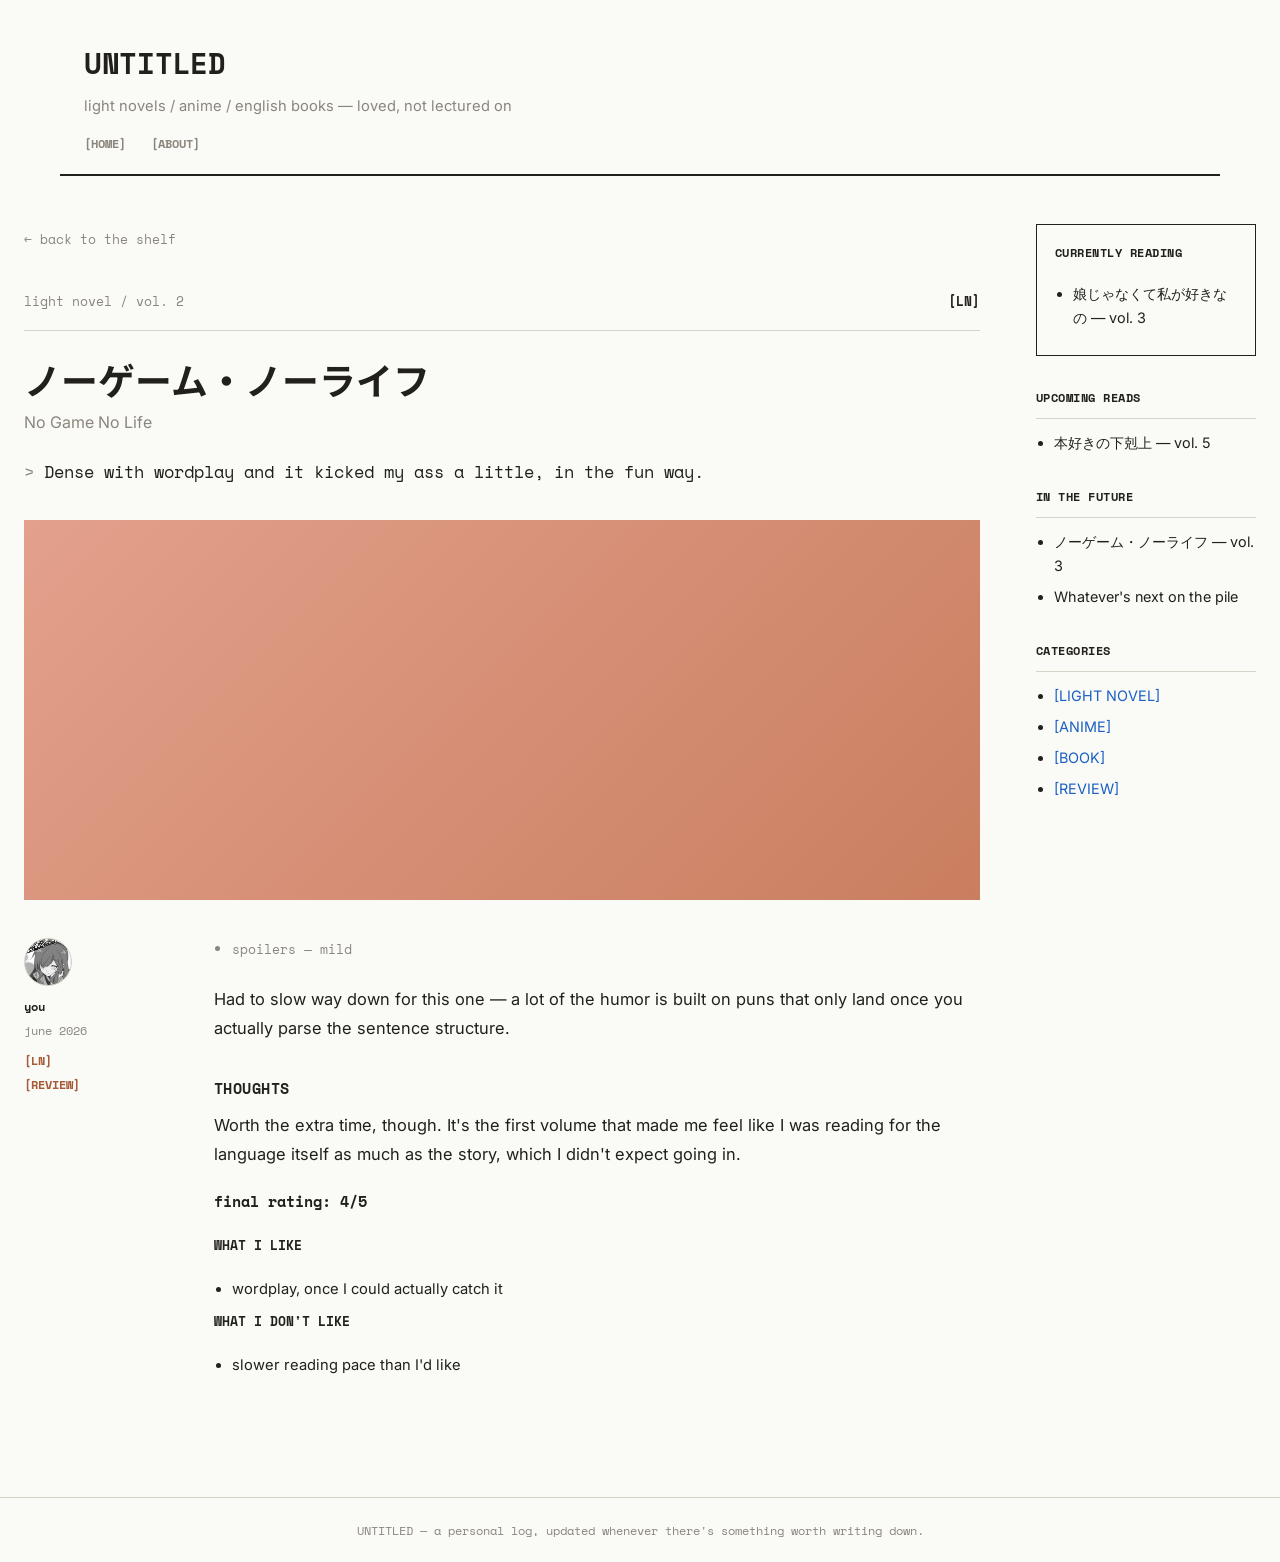
<file: articles/nogame-vol2.html>
<!DOCTYPE html>
<html lang="en">
<head>
<meta charset="UTF-8">
<meta name="viewport" content="width=device-width, initial-scale=1.0">
<title>ノーゲーム・ノーライフ — Untitled</title>
<link rel="preconnect" href="https://fonts.googleapis.com">
<link href="https://fonts.googleapis.com/css2?family=Space+Mono:wght@400;700&family=Noto+Sans+JP:wght@400;500;700&family=Inter:wght@400;500;600&display=swap" rel="stylesheet">
<link rel="stylesheet" href="../style.css">
</head>
<body>

  <header class="site-header">
    <h1><a href="../index.html">UNTITLED</a></h1>
    <p class="tagline">light novels / anime / english books — loved, not lectured on</p>
    <nav>
      <a href="../index.html">[HOME]</a>
      <a href="#">[ABOUT]</a>
    </nav>
  </header>

  <div class="layout article-layout">
    <div class="main-col">
      <a class="back-link" href="../index.html">← back to the shelf</a>

      <article class="post">
        <div class="topline">
          <span>light novel / vol. 2</span>
          <span class="tag">[LN]</span>
        </div>
        <h2>ノーゲーム・ノーライフ</h2>
        <p class="jp-sub">No Game No Life</p>
        <p class="quote">Dense with wordplay and it kicked my ass a little, in the fun way.</p>
        <div class="cover" data-type="ln"></div>
        <div class="post-body">
          <div class="byline" data-type="ln">
            <div class="avatar" style="background-image:url('../avatar.jpg');"></div>
            <p class="author">you</p>
            <p class="date">june 2026</p>
            <span class="tag">[LN]</span>
            <span class="tag">[REVIEW]</span>
          </div>
          <div class="body-text">
            <ul class="review-notes"><li>spoilers — mild</li></ul>
            <p>Had to slow way down for this one — a lot of the humor is built on puns that only land once you actually parse the sentence structure.</p>
            <h4>Thoughts</h4>
            <p>Worth the extra time, though. It's the first volume that made me feel like I was reading for the language itself as much as the story, which I didn't expect going in.</p>
            <p class="rating">final rating: 4/5</p>
            <div class="like-lists">
              <p>what I like</p>
              <ul><li>wordplay, once I could actually catch it</li></ul>
              <p>what I don't like</p>
              <ul><li>slower reading pace than I'd like</li></ul>
            </div>
          </div>
        </div>
      </article>
    </div>

    <aside class="sidebar">
      <div class="widget highlight">
        <h3>Currently Reading</h3>
        <ul><li>娘じゃなくて私が好きなの — vol. 3</li></ul>
      </div>
      <div class="widget">
        <h3>Upcoming Reads</h3>
        <ul><li>本好きの下剋上 — vol. 5</li></ul>
      </div>
      <div class="widget">
        <h3>In the Future</h3>
        <ul><li>ノーゲーム・ノーライフ — vol. 3</li><li>Whatever's next on the pile</li></ul>
      </div>
      <div class="widget">
        <h3>Categories</h3>
        <ul>
          <li><a href="../index.html">[LIGHT NOVEL]</a></li>
          <li><a href="../index.html">[ANIME]</a></li>
          <li><a href="../index.html">[BOOK]</a></li>
          <li><a href="../index.html">[REVIEW]</a></li>
        </ul>
      </div>
    </aside>
  </div>

  <footer class="site-footer">UNTITLED — a personal log, updated whenever there's something worth writing down.</footer>

</body>
</html>
</file>
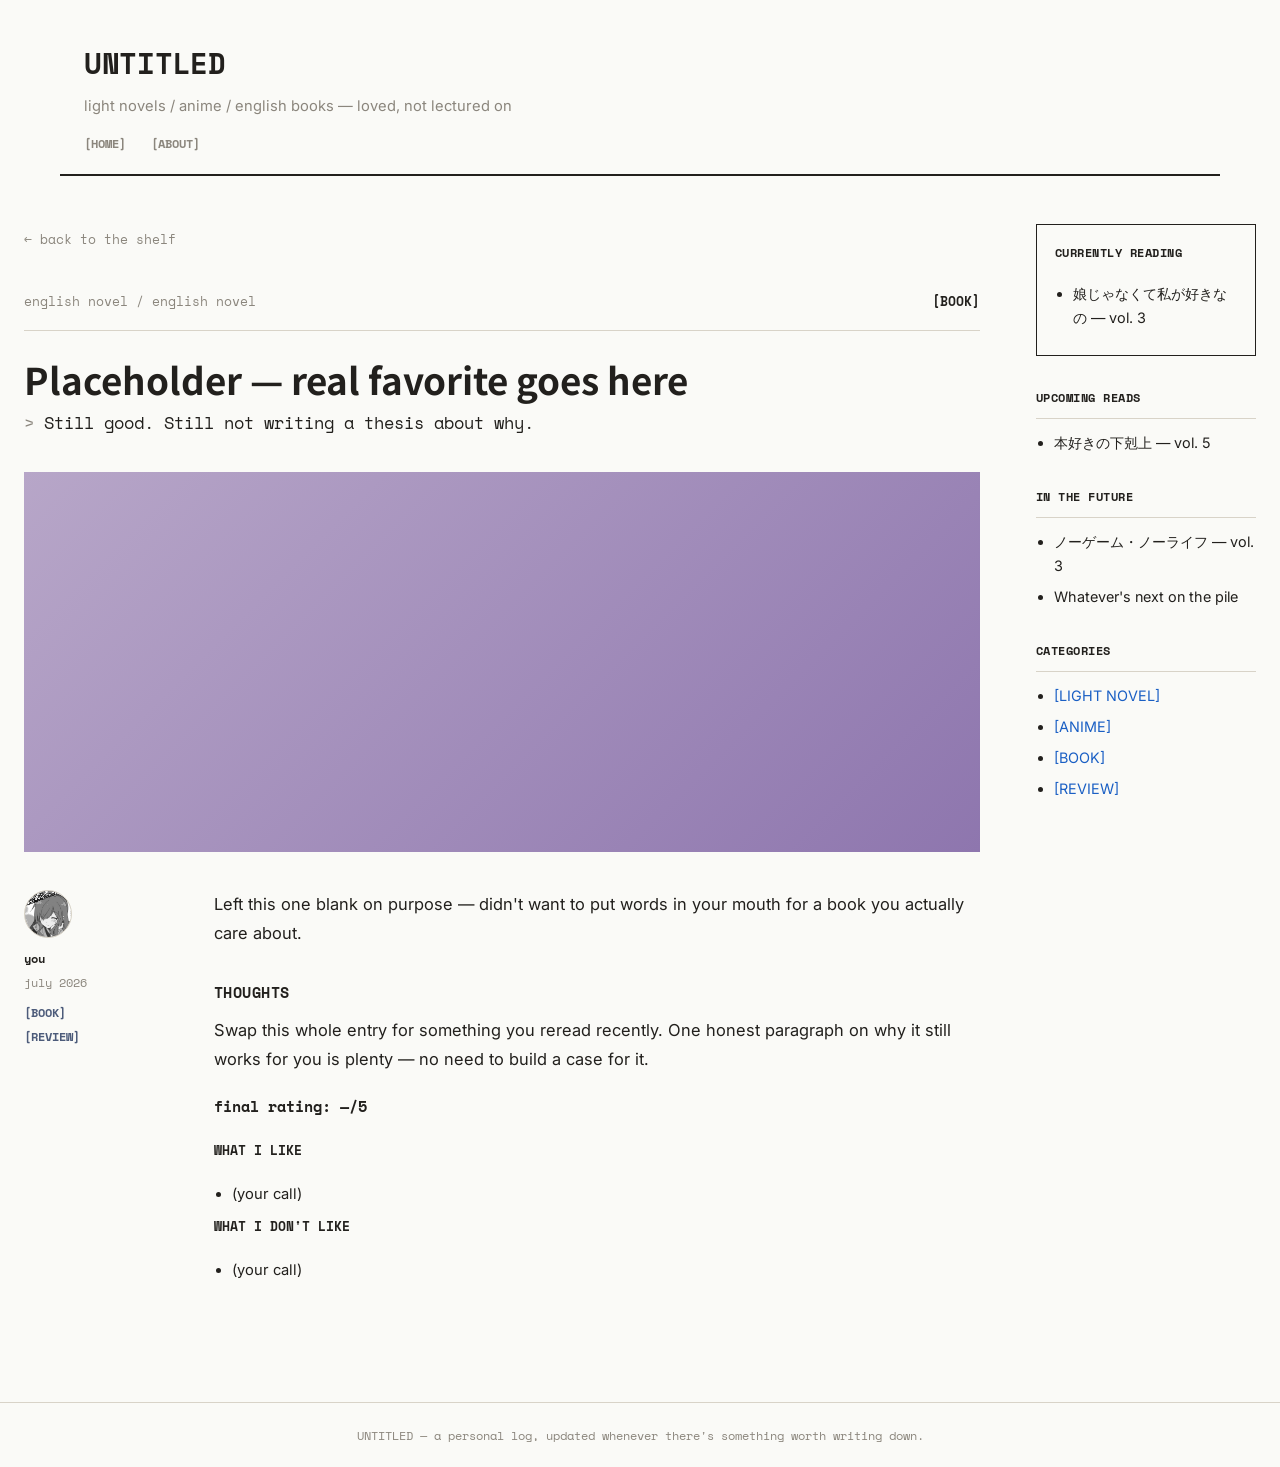
<file: articles/placeholder-book.html>
<!DOCTYPE html>
<html lang="en">
<head>
<meta charset="UTF-8">
<meta name="viewport" content="width=device-width, initial-scale=1.0">
<title>Placeholder — real favorite goes here — Untitled</title>
<link rel="preconnect" href="https://fonts.googleapis.com">
<link href="https://fonts.googleapis.com/css2?family=Space+Mono:wght@400;700&family=Noto+Sans+JP:wght@400;500;700&family=Inter:wght@400;500;600&display=swap" rel="stylesheet">
<link rel="stylesheet" href="../style.css">
</head>
<body>

  <header class="site-header">
    <h1><a href="../index.html">UNTITLED</a></h1>
    <p class="tagline">light novels / anime / english books — loved, not lectured on</p>
    <nav>
      <a href="../index.html">[HOME]</a>
      <a href="#">[ABOUT]</a>
    </nav>
  </header>

  <div class="layout article-layout">
    <div class="main-col">
      <a class="back-link" href="../index.html">← back to the shelf</a>

      <article class="post">
        <div class="topline">
          <span>english novel / english novel</span>
          <span class="tag">[BOOK]</span>
        </div>
        <h2>Placeholder — real favorite goes here</h2>
        
        <p class="quote">Still good. Still not writing a thesis about why.</p>
        <div class="cover" data-type="book"></div>
        <div class="post-body">
          <div class="byline" data-type="book">
            <div class="avatar" style="background-image:url('../avatar.jpg');"></div>
            <p class="author">you</p>
            <p class="date">july 2026</p>
            <span class="tag">[BOOK]</span>
            <span class="tag">[REVIEW]</span>
          </div>
          <div class="body-text">
            
            <p>Left this one blank on purpose — didn't want to put words in your mouth for a book you actually care about.</p>
            <h4>Thoughts</h4>
            <p>Swap this whole entry for something you reread recently. One honest paragraph on why it still works for you is plenty — no need to build a case for it.</p>
            <p class="rating">final rating: —/5</p>
            <div class="like-lists">
              <p>what I like</p>
              <ul><li>(your call)</li></ul>
              <p>what I don't like</p>
              <ul><li>(your call)</li></ul>
            </div>
          </div>
        </div>
      </article>
    </div>

    <aside class="sidebar">
      <div class="widget highlight">
        <h3>Currently Reading</h3>
        <ul><li>娘じゃなくて私が好きなの — vol. 3</li></ul>
      </div>
      <div class="widget">
        <h3>Upcoming Reads</h3>
        <ul><li>本好きの下剋上 — vol. 5</li></ul>
      </div>
      <div class="widget">
        <h3>In the Future</h3>
        <ul><li>ノーゲーム・ノーライフ — vol. 3</li><li>Whatever's next on the pile</li></ul>
      </div>
      <div class="widget">
        <h3>Categories</h3>
        <ul>
          <li><a href="../index.html">[LIGHT NOVEL]</a></li>
          <li><a href="../index.html">[ANIME]</a></li>
          <li><a href="../index.html">[BOOK]</a></li>
          <li><a href="../index.html">[REVIEW]</a></li>
        </ul>
      </div>
    </aside>
  </div>

  <footer class="site-footer">UNTITLED — a personal log, updated whenever there's something worth writing down.</footer>

</body>
</html>
</file>
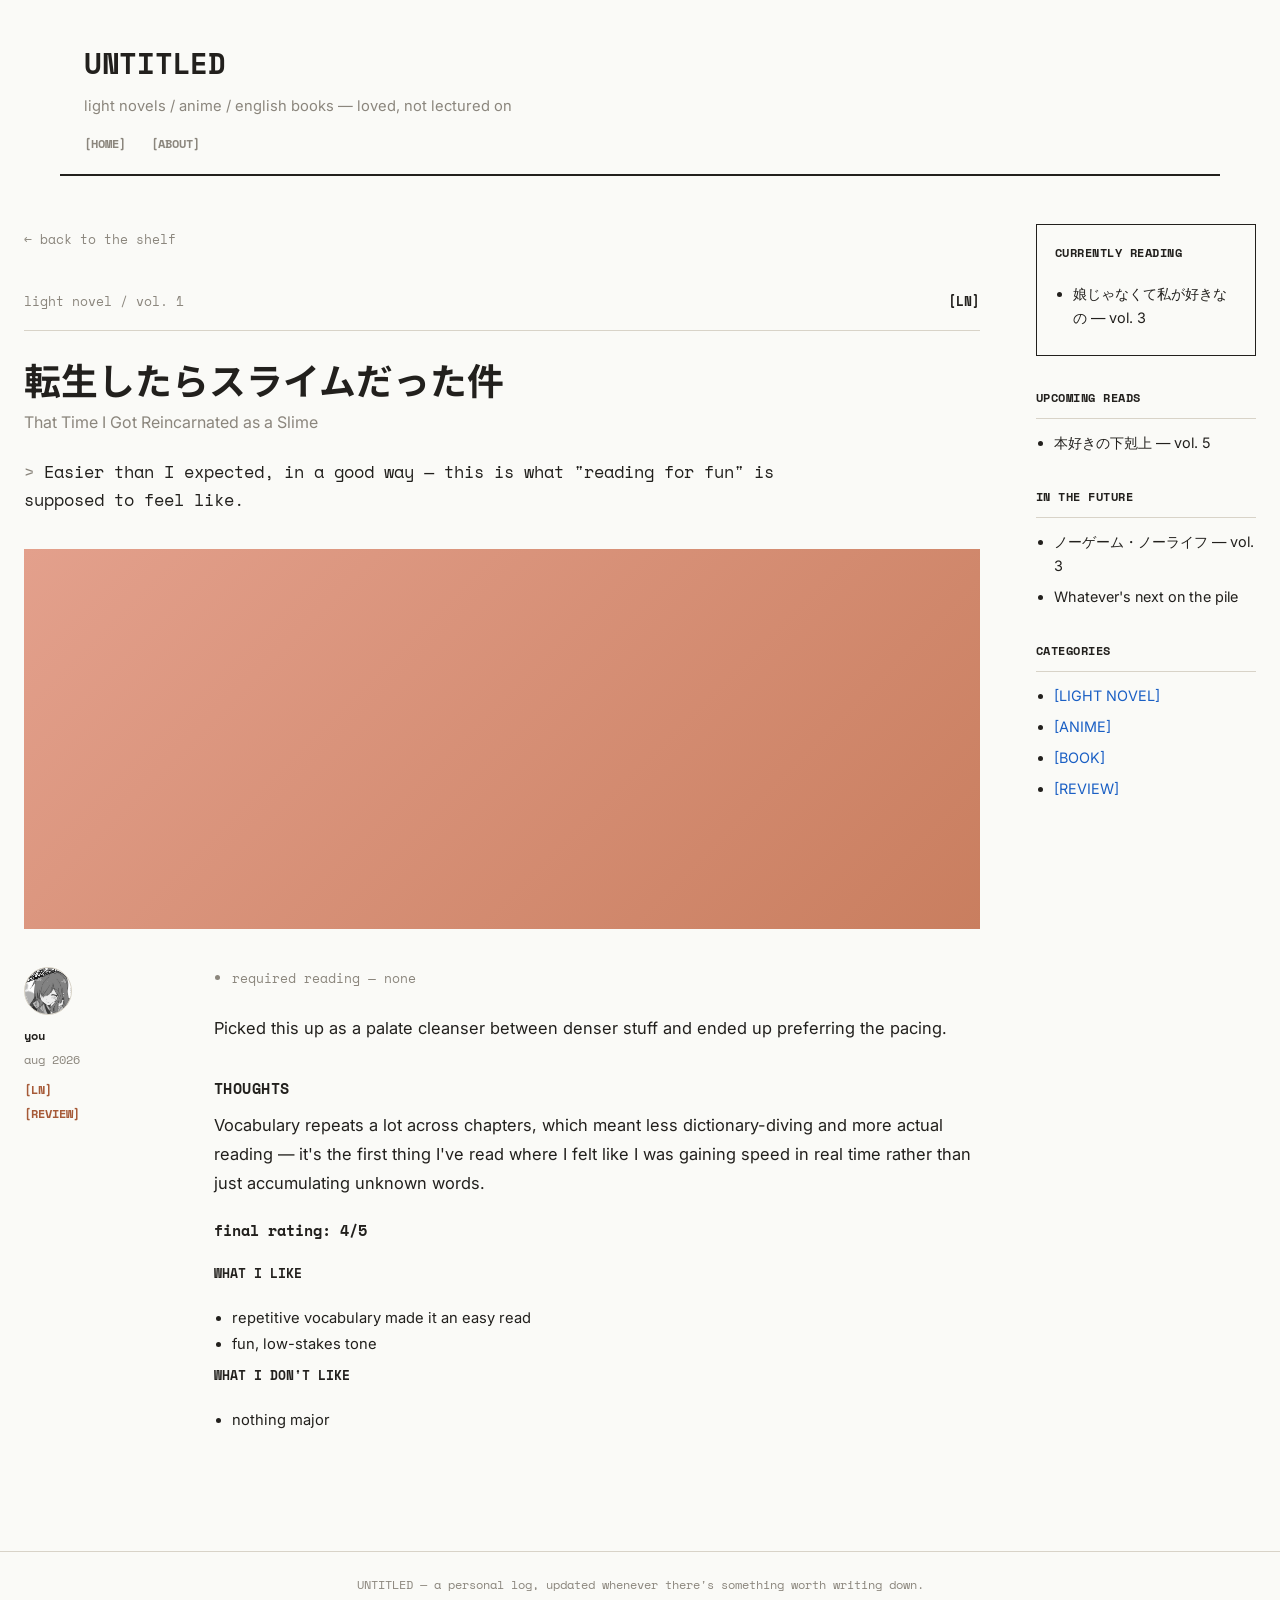
<file: articles/slime-vol1.html>
<!DOCTYPE html>
<html lang="en">
<head>
<meta charset="UTF-8">
<meta name="viewport" content="width=device-width, initial-scale=1.0">
<title>転生したらスライムだった件 — Untitled</title>
<link rel="preconnect" href="https://fonts.googleapis.com">
<link href="https://fonts.googleapis.com/css2?family=Space+Mono:wght@400;700&family=Noto+Sans+JP:wght@400;500;700&family=Inter:wght@400;500;600&display=swap" rel="stylesheet">
<link rel="stylesheet" href="../style.css">
</head>
<body>

  <header class="site-header">
    <h1><a href="../index.html">UNTITLED</a></h1>
    <p class="tagline">light novels / anime / english books — loved, not lectured on</p>
    <nav>
      <a href="../index.html">[HOME]</a>
      <a href="#">[ABOUT]</a>
    </nav>
  </header>

  <div class="layout article-layout">
    <div class="main-col">
      <a class="back-link" href="../index.html">← back to the shelf</a>

      <article class="post">
        <div class="topline">
          <span>light novel / vol. 1</span>
          <span class="tag">[LN]</span>
        </div>
        <h2>転生したらスライムだった件</h2>
        <p class="jp-sub">That Time I Got Reincarnated as a Slime</p>
        <p class="quote">Easier than I expected, in a good way — this is what "reading for fun" is supposed to feel like.</p>
        <div class="cover" data-type="ln"></div>
        <div class="post-body">
          <div class="byline" data-type="ln">
            <div class="avatar" style="background-image:url('../avatar.jpg');"></div>
            <p class="author">you</p>
            <p class="date">aug 2026</p>
            <span class="tag">[LN]</span>
            <span class="tag">[REVIEW]</span>
          </div>
          <div class="body-text">
            <ul class="review-notes"><li>required reading — none</li></ul>
            <p>Picked this up as a palate cleanser between denser stuff and ended up preferring the pacing.</p>
            <h4>Thoughts</h4>
            <p>Vocabulary repeats a lot across chapters, which meant less dictionary-diving and more actual reading — it's the first thing I've read where I felt like I was gaining speed in real time rather than just accumulating unknown words.</p>
            <p class="rating">final rating: 4/5</p>
            <div class="like-lists">
              <p>what I like</p>
              <ul><li>repetitive vocabulary made it an easy read</li><li>fun, low-stakes tone</li></ul>
              <p>what I don't like</p>
              <ul><li>nothing major</li></ul>
            </div>
          </div>
        </div>
      </article>
    </div>

    <aside class="sidebar">
      <div class="widget highlight">
        <h3>Currently Reading</h3>
        <ul><li>娘じゃなくて私が好きなの — vol. 3</li></ul>
      </div>
      <div class="widget">
        <h3>Upcoming Reads</h3>
        <ul><li>本好きの下剋上 — vol. 5</li></ul>
      </div>
      <div class="widget">
        <h3>In the Future</h3>
        <ul><li>ノーゲーム・ノーライフ — vol. 3</li><li>Whatever's next on the pile</li></ul>
      </div>
      <div class="widget">
        <h3>Categories</h3>
        <ul>
          <li><a href="../index.html">[LIGHT NOVEL]</a></li>
          <li><a href="../index.html">[ANIME]</a></li>
          <li><a href="../index.html">[BOOK]</a></li>
          <li><a href="../index.html">[REVIEW]</a></li>
        </ul>
      </div>
    </aside>
  </div>

  <footer class="site-footer">UNTITLED — a personal log, updated whenever there's something worth writing down.</footer>

</body>
</html>
</file>
<file: style.css>
:root {
  --bg: #FAFAF7;
  --ink: #22201D;
  --ink-soft: #8B867D;
  --rule: #D8D3C8;
  --ln: #A65A38;
  --anime: #8C7A1E;
  --book: #4C5B7A;
  --link: #1A5FC4;
}

* { box-sizing: border-box; }

body {
  margin: 0;
  background: var(--bg);
  color: var(--ink);
  font-family: 'Inter', Arial, sans-serif;
  font-size: 17px;
  line-height: 1.65;
  -webkit-font-smoothing: antialiased;
}

a { color: var(--link); text-decoration: none; }
a:hover { text-decoration: underline; }

.site-header {
  max-width: 1160px;
  margin: 0 auto;
  padding: 40px 24px 0;
  border-bottom: 2px solid var(--ink);
  padding-bottom: 20px;
}

.site-header h1 {
  font-family: 'Space Mono', monospace;
  font-weight: 700;
  font-size: 1.8rem;
  letter-spacing: -0.01em;
  margin: 0 0 6px;
}

.site-header h1 a { color: var(--ink); }
.site-header .tagline { color: var(--ink-soft); font-size: 0.92rem; margin: 0 0 16px; }
.site-header nav { font-family: 'Space Mono', monospace; font-weight: 700; font-size: 0.78rem; }
.site-header nav a { margin-right: 18px; color: var(--ink-soft); }
.site-header nav a:hover, .site-header nav a.active { color: var(--ink); text-decoration: none; }

.banner {
  width: 820px;
  max-width: calc(100% - 48px);
  aspect-ratio: 1920 / 1080;
  background-color: #ece8dd;
  background-size: contain;
  background-position: center;
  background-repeat: no-repeat;
  margin: 28px auto 44px;
}

.layout {
  max-width: 1160px;
  margin: 0 auto;
  padding: 0 24px 70px;
  display: grid;
  grid-template-columns: 1fr 260px;
  gap: 56px;
}

.main-col { min-width: 0; }

.featured {
  border: 1px solid var(--ink);
  padding: 30px 34px;
  margin-bottom: 60px;
}

.featured .topline {
  display: flex;
  justify-content: space-between;
  align-items: center;
  font-family: 'Space Mono', monospace;
  font-size: 0.78rem;
  color: var(--ink-soft);
  margin-bottom: 20px;
}
.featured .topline .tag { font-weight: 700; color: var(--ink); }

.featured h2 {
  font-family: 'Noto Sans JP', 'Space Mono', monospace;
  font-weight: 700; font-size: 1.9rem; margin: 0 0 6px;
}
.featured .jp-sub { color: var(--ink-soft); font-size: 0.9rem; margin: 0 0 18px; }
.featured .quote {
  font-family: 'Space Mono', monospace; font-size: 0.98rem;
  color: var(--ink); margin: 0 0 26px;
}
.featured .quote::before { content: "> "; color: var(--ink-soft); }

.cover {
  width: 100%; height: 230px; margin-bottom: 24px;
}
.cover[data-type="ln"] { background: linear-gradient(135deg, #E3A08C, #C97E5F); }
.cover[data-type="anime"] { background: linear-gradient(135deg, #E0BC7C, #C79A44); }
.cover[data-type="book"] { background: linear-gradient(135deg, #B7A6C8, #8E76AE); }

.post-body { display: grid; grid-template-columns: 140px 1fr; gap: 26px; }

.byline { font-family: 'Space Mono', monospace; font-size: 0.76rem; color: var(--ink-soft); }
.byline .avatar {
  width: 48px;
  height: 48px;
  border-radius: 50%;
  background-color: #ddd8cc;
  background-size: cover;
  background-position: 52% 46%;
  background-repeat: no-repeat;
  border: 1px solid var(--rule);
  margin-bottom: 10px;
}
.byline .author { font-weight: 700; color: var(--ink); margin: 0 0 4px; }
.byline .date { margin: 0 0 10px; }
.byline .tag { display: block; font-weight: 700; margin-bottom: 4px; }
.byline[data-type="ln"] .tag { color: var(--ln); }
.byline[data-type="anime"] .tag { color: var(--anime); }
.byline[data-type="book"] .tag { color: var(--book); }

.body-text h4 {
  font-family: 'Space Mono', monospace; font-weight: 700; font-size: 0.95rem;
  text-transform: uppercase; letter-spacing: 0.03em; margin: 22px 0 8px;
}
.body-text p { margin: 0 0 15px; }

.review-notes {
  font-family: 'Space Mono', monospace; font-size: 0.82rem; color: var(--ink-soft);
  margin: 0 0 18px; padding-left: 18px;
}

.rating {
  font-family: 'Space Mono', monospace; font-weight: 700; font-size: 0.92rem; margin: 20px 0 12px;
}

.like-lists p {
  font-family: 'Space Mono', monospace; font-weight: 700; margin: 0 0 6px; font-size: 0.8rem; text-transform: uppercase;
}
.like-lists ul { margin: 0 0 4px; padding-left: 18px; font-size: 0.92rem; }

.read-more {
  display: inline-block;
  font-family: 'Space Mono', monospace;
  font-weight: 700;
  font-size: 0.82rem;
  color: var(--ink);
  margin-top: 22px;
  padding-top: 16px;
  border-top: 1px solid var(--rule);
}
.read-more::after { content: " →"; }
.read-more:hover { text-decoration: none; color: var(--link); }

.shelf-label {
  font-family: 'Space Mono', monospace; font-weight: 700; font-size: 0.85rem;
  text-transform: uppercase; letter-spacing: 0.05em; color: var(--ink); margin: 0 0 8px;
}

.shelf-wrap {
  display: grid;
  grid-template-columns: 1fr 200px;
  gap: 90px;
}

.shelf-index { border-top: 1px solid var(--rule); }
.shelf-row-wrap { border-bottom: 1px solid var(--rule); }

summary.shelf-row {
  display: flex;
  align-items: center;
  gap: 18px;
  padding: 17px 0;
  cursor: pointer;
  background: none;
  border: none;
  width: 100%;
  text-align: left;
  font-family: inherit;
  list-style: none;
}
summary.shelf-row::-webkit-details-marker { display: none; }
summary.shelf-row::marker { content: ""; }
summary.shelf-row:focus-visible {
  outline: 2px solid var(--ink);
  outline-offset: 2px;
}

.thumb-stack { position: relative; width: 64px; height: 88px; flex-shrink: 0; }
.thumb-stack .tcard {
  position: absolute; top: 0; left: 0;
  width: 64px; height: 88px;
  border-radius: 3px;
  transition: transform 0.22s ease;
}
.thumb-stack .tcard.t1 { z-index: 3; transform: translate(0,0); }
.thumb-stack .tcard.t2 { z-index: 2; transform: translate(3px,3px); }
.thumb-stack .tcard.t3 { z-index: 1; transform: translate(6px,6px); }
.shelf-row:hover .thumb-stack .tcard.t1 { transform: translate(-14px,-4px) rotate(-7deg); z-index: 3; }
.shelf-row:hover .thumb-stack .tcard.t2 { transform: translate(0,-8px); z-index: 3; }
.shelf-row:hover .thumb-stack .tcard.t3 { transform: translate(14px,-4px) rotate(7deg); z-index: 3; }

.thumb-stack[data-type="ln"] .tcard.t1 { background: linear-gradient(135deg, #E3A08C, #C97E5F); }
.thumb-stack[data-type="ln"] .tcard.t2 { background: linear-gradient(135deg, #E9B4A3, #D18E70); }
.thumb-stack[data-type="ln"] .tcard.t3 { background: linear-gradient(135deg, #F0C8B9, #DBA285); }
.thumb-stack[data-type="anime"] .tcard.t1 { background: linear-gradient(135deg, #E0BC7C, #C79A44); }
.thumb-stack[data-type="anime"] .tcard.t2 { background: linear-gradient(135deg, #E9CB98, #D3AB5D); }
.thumb-stack[data-type="anime"] .tcard.t3 { background: linear-gradient(135deg, #F0DAB4, #DFBC77); }
.thumb-stack[data-type="book"] .tcard.t1 { background: linear-gradient(135deg, #B7A6C8, #8E76AE); }
.thumb-stack[data-type="book"] .tcard.t2 { background: linear-gradient(135deg, #C6B8D4, #A28DBC); }
.thumb-stack[data-type="book"] .tcard.t3 { background: linear-gradient(135deg, #D5CBE0, #B7A6C8); }

.shelf-row .title {
  font-family: 'Noto Sans JP', 'Space Mono', monospace;
  font-weight: 700; font-size: 1.05rem;
  white-space: nowrap; color: var(--ink);
}
.shelf-row .dots {
  flex: 1; border-bottom: 2px dotted var(--rule);
  height: 0; margin-bottom: 6px; min-width: 20px;
}
.shelf-row .tag {
  font-family: 'Space Mono', monospace;
  font-size: 0.75rem; font-weight: 700; white-space: nowrap;
}
.shelf-row[data-type="ln"] .tag { color: var(--ln); }
.shelf-row[data-type="anime"] .tag { color: var(--anime); }
.shelf-row[data-type="book"] .tag { color: var(--book); }
.shelf-row.active-hover .title { text-decoration: underline; }

.shelf-preview {
  position: sticky;
  top: 24px;
  align-self: start;
  display: flex;
  flex-direction: column;
  align-items: center;
  padding-top: 8px;
}

.preview-stack {
  position: relative;
  width: 130px;
  height: 180px;
  margin-bottom: 18px;
}

.preview-stack .pcard {
  position: absolute;
  top: 0; left: 0;
  width: 130px; height: 180px;
  border-radius: 3px;
  background: #e8e5da;
  transition: transform 0.28s ease, opacity 0.2s ease;
  opacity: 0;
}

.preview-stack.filled .pcard { opacity: 1; }

.preview-stack .pcard.p1 { z-index: 3; transform: translate(0,0); }
.preview-stack .pcard.p2 { z-index: 2; transform: translate(4px,4px); }
.preview-stack .pcard.p3 { z-index: 1; transform: translate(8px,8px); }

.preview-stack.fanned .pcard.p1 { transform: translate(-56px,-6px) rotate(-9deg); box-shadow: 0 8px 16px rgba(34,32,29,0.15); z-index: 3; }
.preview-stack.fanned .pcard.p2 { transform: translate(0,-16px); box-shadow: 0 10px 18px rgba(34,32,29,0.17); z-index: 3; }
.preview-stack.fanned .pcard.p3 { transform: translate(56px,-6px) rotate(9deg); box-shadow: 0 8px 16px rgba(34,32,29,0.15); z-index: 3; }

.preview-stack[data-type="ln"] .pcard.p1 { background: linear-gradient(135deg, #E3A08C, #C97E5F); }
.preview-stack[data-type="ln"] .pcard.p2 { background: linear-gradient(135deg, #E9B4A3, #D18E70); }
.preview-stack[data-type="ln"] .pcard.p3 { background: linear-gradient(135deg, #F0C8B9, #DBA285); }
.preview-stack[data-type="anime"] .pcard.p1 { background: linear-gradient(135deg, #E0BC7C, #C79A44); }
.preview-stack[data-type="anime"] .pcard.p2 { background: linear-gradient(135deg, #E9CB98, #D3AB5D); }
.preview-stack[data-type="anime"] .pcard.p3 { background: linear-gradient(135deg, #F0DAB4, #DFBC77); }
.preview-stack[data-type="book"] .pcard.p1 { background: linear-gradient(135deg, #B7A6C8, #8E76AE); }
.preview-stack[data-type="book"] .pcard.p2 { background: linear-gradient(135deg, #C6B8D4, #A28DBC); }
.preview-stack[data-type="book"] .pcard.p3 { background: linear-gradient(135deg, #D5CBE0, #B7A6C8); }

.shelf-preview .preview-title {
  font-family: 'Noto Sans JP', 'Space Mono', monospace;
  font-weight: 700; font-size: 0.92rem; text-align: center; margin: 0 0 4px;
}
.shelf-preview .preview-meta {
  font-family: 'Space Mono', monospace; font-size: 0.72rem; color: var(--ink-soft); text-align: center;
}
.shelf-preview .hint {
  font-family: 'Space Mono', monospace; font-size: 0.75rem; color: var(--ink-soft);
  text-align: center; margin-top: 4px;
}

.shelf-detail { margin: 0 0 20px; padding: 4px 0 22px 82px; }
.shelf-detail .rating { margin: 0 0 10px; }
.shelf-detail .read-more { margin-top: 12px; padding-top: 0; border-top: none; }

@media (max-width: 760px) {
  .shelf-detail { padding-left: 0; }
}

.sidebar { font-size: 0.9rem; }
.widget { margin-bottom: 32px; }
.widget h3 {
  font-family: 'Space Mono', monospace; font-size: 0.78rem; font-weight: 700;
  text-transform: uppercase; letter-spacing: 0.04em; color: var(--ink);
  margin: 0 0 12px; padding-bottom: 10px; border-bottom: 1px solid var(--rule);
}
.widget ul { margin: 0; padding-left: 18px; }
.widget ul li { margin-bottom: 7px; }
.widget.highlight { border: 1px solid var(--ink); padding: 18px; }
.widget.highlight h3 { border-bottom: none; padding-bottom: 6px; }

.site-footer {
  border-top: 1px solid var(--rule); padding: 22px; text-align: center;
  font-family: 'Space Mono', monospace; font-size: 0.76rem; color: var(--ink-soft);
}

.layout.article-layout {
  max-width: 1320px;
  grid-template-columns: 1fr 220px;
  padding-top: 48px;
}
.article-wrap {
  max-width: 860px;
  margin: 0 auto;
  padding: 56px 32px 110px;
}

.back-link {
  display: inline-block;
  font-family: 'Space Mono', monospace;
  font-size: 0.82rem;
  color: var(--ink-soft);
  margin-bottom: 40px;
}
.back-link:hover { color: var(--ink); text-decoration: none; }

.post {
  margin-bottom: 40px;
}

.post .topline {
  display: flex;
  justify-content: space-between;
  align-items: center;
  font-family: 'Space Mono', monospace;
  font-size: 0.8rem;
  color: var(--ink-soft);
  padding-bottom: 18px;
  margin-bottom: 26px;
  border-bottom: 1px solid var(--rule);
}
.post .topline .tag { font-weight: 700; color: var(--ink); }

.post h2 {
  font-family: 'Noto Sans JP', 'Space Mono', monospace;
  font-weight: 700;
  font-size: 2.3rem;
  line-height: 1.2;
  margin: 0 0 8px;
}

.post .jp-sub {
  color: var(--ink-soft);
  font-size: 1rem;
  margin: 0 0 22px;
}

.post .quote {
  font-family: 'Space Mono', monospace;
  font-size: 1.08rem;
  color: var(--ink);
  max-width: 82ch;
  margin: 0 0 34px;
}
.post .quote::before { content: "> "; color: var(--ink-soft); }

.post .cover {
  width: 100%;
  height: 380px;
  margin-bottom: 38px;
}

.post .post-body {
  display: grid;
  grid-template-columns: 150px 1fr;
  gap: 40px;
}

.post .body-text {
  font-size: 1.03rem;
  line-height: 1.75;
  max-width: 82ch;
}

.post .body-text h4 { margin: 32px 0 10px; }
.post .body-text p { margin: 0 0 20px; }
.post .review-notes { margin: 0 0 24px; }
.post .rating { margin: 30px 0 16px; }
.post .like-lists ul { margin: 0 0 8px; }

@media (max-width: 640px) {
  .post .post-body { grid-template-columns: 1fr; }
  .post .byline { display: flex; align-items: center; gap: 12px; flex-wrap: wrap; }
  .post .byline .avatar { margin-bottom: 0; }
  .post h2 { font-size: 1.8rem; }
  .post .cover { height: 240px; }
}

@media (max-width: 900px) {
  .shelf-wrap { grid-template-columns: 1fr; }
  .shelf-preview { display: none; }
}

@media (max-width: 760px) {
  .layout { grid-template-columns: 1fr; }
  .layout.article-layout { grid-template-columns: 1fr !important; padding-top: 32px; }
  .post-body { grid-template-columns: 1fr; }
  .byline { display: flex; align-items: center; gap: 12px; flex-wrap: wrap; }
  .byline .avatar { margin-bottom: 0; }
  .shelf-row .dots { display: none; }
  .shelf-row .title { white-space: normal; }
  .featured { padding: 22px 20px; }
  .featured .topline { flex-wrap: wrap; gap: 6px; }
}
</file>
